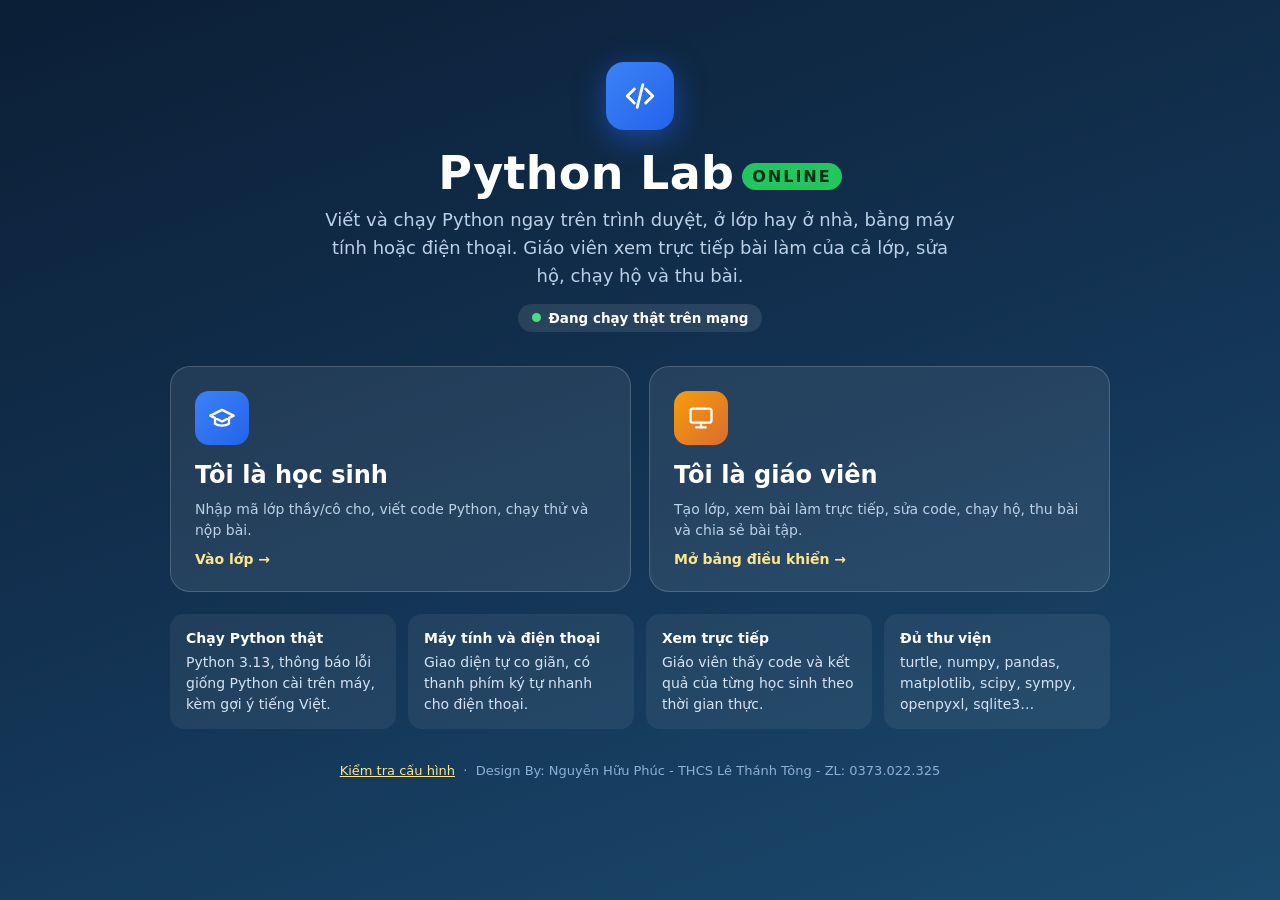
<file: index.html>
<!doctype html>
<html lang="vi">
<head>
<meta charset="utf-8">
<meta name="viewport" content="width=device-width, initial-scale=1, viewport-fit=cover">
<meta name="theme-color" content="#0f2742">
<title>Python Lab Online</title>
<link rel="icon" href="data:image/svg+xml,%3Csvg xmlns='http://www.w3.org/2000/svg' viewBox='0 0 32 32'%3E%3Crect width='32' height='32' rx='8' fill='%232563eb'/%3E%3Cpath d='M10 11l-4 5 4 5M22 11l4 5-4 5M18 9l-4 14' stroke='white' stroke-width='2.4' fill='none' stroke-linecap='round' stroke-linejoin='round'/%3E%3C/svg%3E">
<link rel="stylesheet" href="assets/css/app.css">
<style>
  body { background: linear-gradient(160deg, #0b1f36 0%, #12304f 45%, #1b4a6e 100%); min-height: 100vh; color: #fff; }
  .wrap { max-width: 980px; margin: 0 auto; padding: 36px 20px 30px; }
  .hero { text-align: center; padding: 26px 0 10px; }
  .logo { width: 68px; height: 68px; border-radius: 18px; margin: 0 auto 16px; display: grid; place-items: center; background: linear-gradient(135deg, #3b82f6, #2563eb); box-shadow: 0 8px 30px rgba(37,99,235,.55); }
  .logo .i { width: 34px; height: 34px; }
  h1 { font-size: clamp(30px, 6vw, 46px); margin: 0 0 6px; letter-spacing: .3px; }
  h1 span { font-size: .35em; vertical-align: middle; letter-spacing: .12em; padding: 4px 10px; border-radius: 99px; background: #22c55e; color: #052e16; margin-left: 8px; }
  .lead { color: #bcd0e8; font-size: clamp(15px, 2.6vw, 18px); max-width: 640px; margin: 0 auto; line-height: 1.55; }
  .cards { display: grid; grid-template-columns: 1fr 1fr; gap: 18px; margin: 34px 0 22px; }
  .cardx { display: flex; flex-direction: column; gap: 10px; background: rgba(255,255,255,.08); border: 1px solid rgba(255,255,255,.18); border-radius: 20px; padding: 24px; text-decoration: none; color: #fff; transition: transform .15s, background .15s, border-color .15s; }
  .cardx:hover { transform: translateY(-3px); background: rgba(255,255,255,.14); border-color: rgba(255,255,255,.4); }
  .cardx .ic { width: 54px; height: 54px; border-radius: 14px; display: grid; place-items: center; }
  .cardx .ic .i { width: 28px; height: 28px; }
  .cardx.s .ic { background: linear-gradient(135deg, #3b82f6, #2563eb); } .cardx.t .ic { background: linear-gradient(135deg, #f59e0b, #dc6b2f); }
  .cardx h2 { margin: 6px 0 0; font-size: 24px; } .cardx p { margin: 0; color: #bcd0e8; line-height: 1.5; }
  .cardx .go { margin-top: auto; font-weight: 700; color: #fde68a; }
  .modebox { text-align: center; margin: 4px 0 26px; }
  .mode { display: inline-flex; align-items: center; gap: 8px; padding: 6px 14px; border-radius: 99px; font-weight: 700; font-size: 13.5px; background: rgba(255,255,255,.1); }
  .mode .dot { width: 9px; height: 9px; border-radius: 50%; background: #4ade80; } .mode.demo .dot { background: #fbbf24; }
  .feat { display: grid; grid-template-columns: repeat(auto-fit, minmax(210px, 1fr)); gap: 12px; margin-top: 8px; }
  .feat div { background: rgba(255,255,255,.06); border-radius: 14px; padding: 14px 16px; color: #d5e3f5; font-size: 14px; line-height: 1.5; }
  .feat b { display: block; color: #fff; margin-bottom: 3px; }
  footer { text-align: center; color: #8fb0d6; font-size: 13px; margin-top: 34px; }
  @media (max-width: 640px) { .cards { grid-template-columns: 1fr; } .wrap { padding-top: 18px; } }
</style>
</head>
<body>
<div class="wrap">
  <div class="hero">
    <div class="logo"><svg class="i" viewBox="0 0 24 24"><path d="M8 7l-5 5 5 5M16 7l5 5-5 5M14 4l-4 16"/></svg></div>
    <h1>Python Lab<span>ONLINE</span></h1>
    <p class="lead">Viết và chạy Python ngay trên trình duyệt, ở lớp hay ở nhà, bằng máy tính hoặc điện thoại. Giáo viên xem trực tiếp bài làm của cả lớp, sửa hộ, chạy hộ và thu bài.</p>
  </div>
  <div class="modebox"><span id="mode" class="mode"><span class="dot"></span><span id="modeTxt"></span></span></div>
  <div class="cards">
    <a class="cardx s" href="hocsinh.html" id="goS">
      <div class="ic"><svg class="i" viewBox="0 0 24 24"><path d="M22 10L12 5 2 10l10 5 10-5zM6 12v5c3 2 9 2 12 0v-5"/></svg></div>
      <h2>Tôi là học sinh</h2><p>Nhập mã lớp thầy/cô cho, viết code Python, chạy thử và nộp bài.</p><span class="go">Vào lớp →</span>
    </a>
    <a class="cardx t" href="giaovien.html">
      <div class="ic"><svg class="i" viewBox="0 0 24 24"><rect x="3" y="4" width="18" height="12" rx="2"/><path d="M8 20h8M12 16v4"/></svg></div>
      <h2>Tôi là giáo viên</h2><p>Tạo lớp, xem bài làm trực tiếp, sửa code, chạy hộ, thu bài và chia sẻ bài tập.</p><span class="go">Mở bảng điều khiển →</span>
    </a>
  </div>
  <div class="feat">
    <div><b>Chạy Python thật</b>Python 3.13, thông báo lỗi giống Python cài trên máy, kèm gợi ý tiếng Việt.</div>
    <div><b>Máy tính và điện thoại</b>Giao diện tự co giãn, có thanh phím ký tự nhanh cho điện thoại.</div>
    <div><b>Xem trực tiếp</b>Giáo viên thấy code và kết quả của từng học sinh theo thời gian thực.</div>
    <div><b>Đủ thư viện</b>turtle, numpy, pandas, matplotlib, scipy, sympy, openpyxl, sqlite3…</div>
  </div>
  <footer><a href="kiemtra.html" style="color:#fde68a">Kiểm tra cấu hình</a> &nbsp;·&nbsp; Design By: Nguyễn Hữu Phúc - THCS Lê Thánh Tông - ZL: 0373.022.325</footer>
</div>
<script src="config.js"></script>
<script>
  var online = window.PYLAB_CONFIG && PYLAB_CONFIG.backend === 'firebase';
  var m = document.getElementById('mode');
  m.className = 'mode' + (online ? '' : ' demo');
  document.getElementById('modeTxt').textContent = online ? 'Đang chạy thật trên mạng' : 'Chế độ thử (chỉ trong một trình duyệt)';
  if (location.protocol === 'file:') { document.getElementById('modeTxt').textContent = 'Hãy mở qua địa chỉ web (không bấm đúp file)'; m.className = 'mode demo'; }
  var q = location.search; if (q) document.getElementById('goS').href = 'hocsinh.html' + q;
</script>
</body>
</html>
</file>
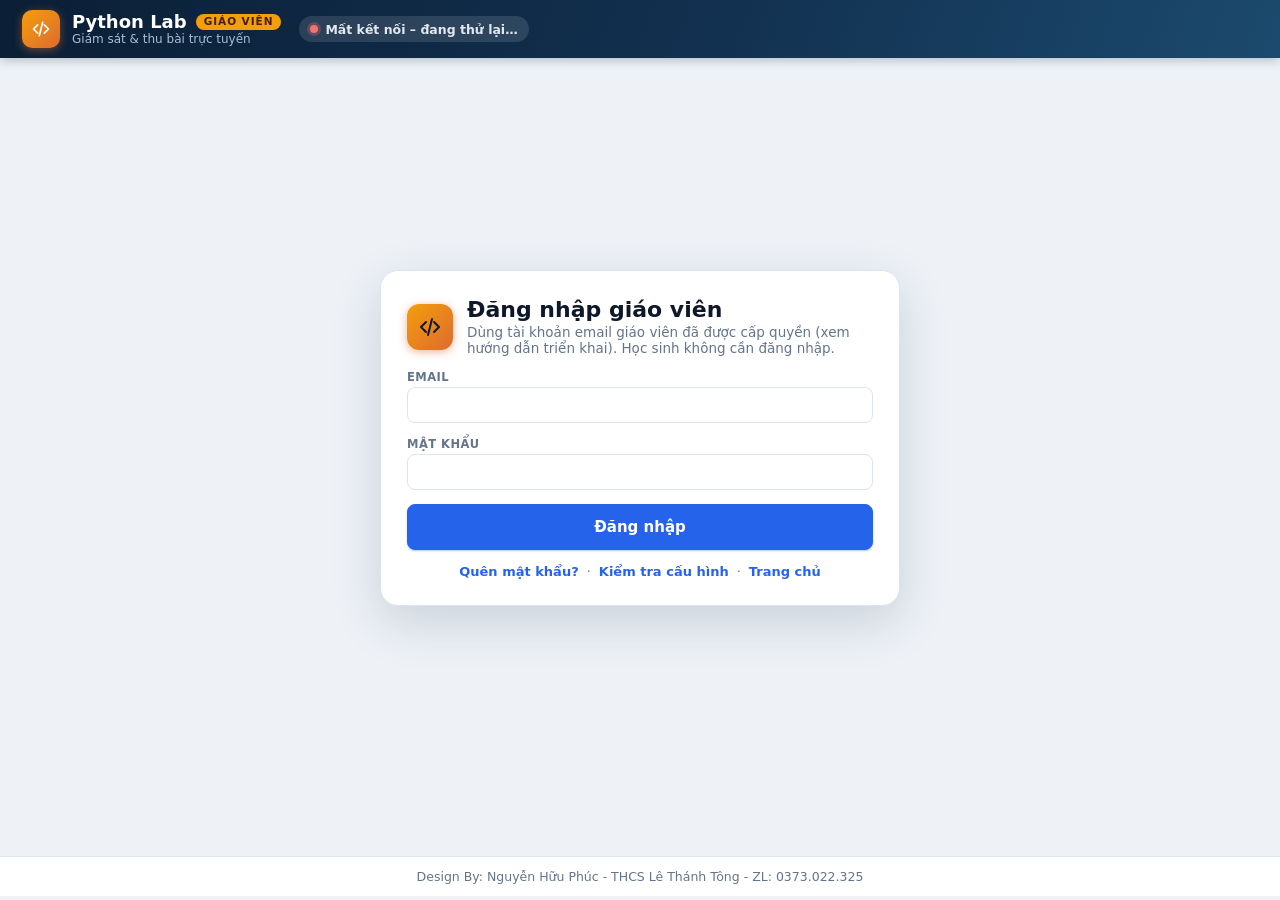
<file: gv/index.html>
<!doctype html>
<html lang="vi"><head><meta charset="utf-8"><meta name="viewport" content="width=device-width, initial-scale=1">
<title>Python Lab - Giáo viên</title>
<meta http-equiv="refresh" content="0; url=../giaovien.html">
<script>location.replace('../giaovien.html' + location.search + location.hash);</script>
</head><body style="font-family:sans-serif;padding:24px"><p>Đang chuyển tới trang Giáo viên… Nếu không tự chuyển, bấm <a href="../giaovien.html">vào đây</a>.</p></body></html>
</file>
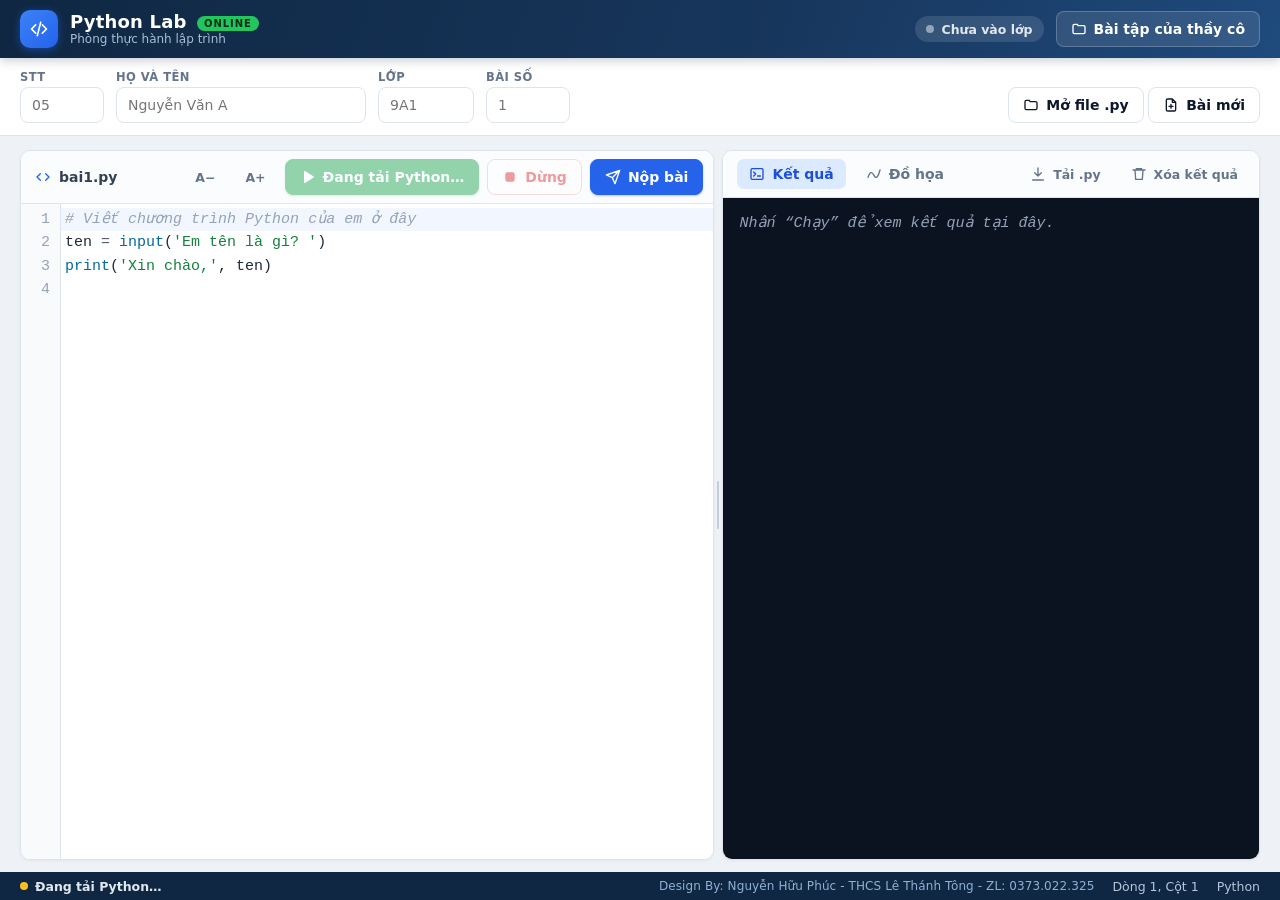
<file: hs/index.html>
<!doctype html>
<html lang="vi"><head><meta charset="utf-8"><meta name="viewport" content="width=device-width, initial-scale=1">
<title>Python Lab - Học sinh</title>
<meta http-equiv="refresh" content="0; url=../hocsinh.html">
<script>location.replace('../hocsinh.html' + location.search + location.hash);</script>
</head><body style="font-family:sans-serif;padding:24px"><p>Đang chuyển tới trang Học sinh… Nếu không tự chuyển, bấm <a href="../hocsinh.html">vào đây</a>.</p></body></html>
</file>
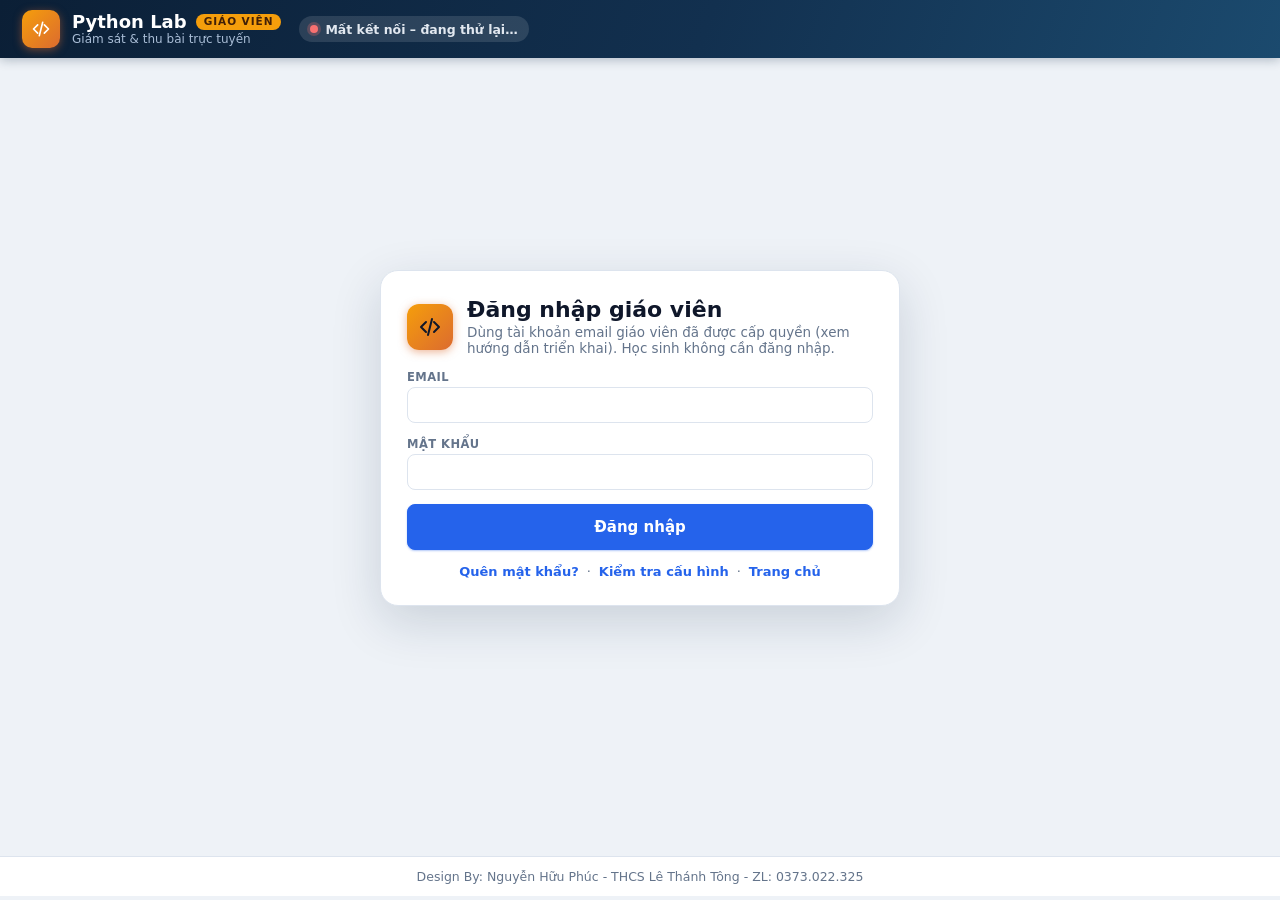
<file: giaovien.html>
<!doctype html>
<html lang="vi">
<head>
<meta charset="utf-8">
<meta name="viewport" content="width=device-width, initial-scale=1, viewport-fit=cover">
<meta name="theme-color" content="#0b1f36">
<title>Python Lab Online - Giáo viên</title>
<link rel="icon" href="data:image/svg+xml,%3Csvg xmlns='http://www.w3.org/2000/svg' viewBox='0 0 32 32'%3E%3Crect width='32' height='32' rx='8' fill='%23dc6b2f'/%3E%3Cpath d='M10 11l-4 5 4 5M22 11l4 5-4 5M18 9l-4 14' stroke='white' stroke-width='2.4' fill='none' stroke-linecap='round' stroke-linejoin='round'/%3E%3C/svg%3E">
<link rel="stylesheet" href="vendor/codemirror/codemirror.css">
<link rel="stylesheet" href="assets/css/app.css">
<link rel="stylesheet" href="assets/css/teacher.css">
<link rel="stylesheet" href="assets/css/mobile.css">
<link rel="stylesheet" href="assets/css/teacher-online.css">
</head>
<body>
<div class="app">
  <header class="topbar">
    <a class="brand" href="index.html" title="Trang chủ">
      <div class="logo"><svg class="i" viewBox="0 0 24 24"><path d="M8 7l-5 5 5 5M16 7l5 5-5 5M14 4l-4 16"/></svg></div>
      <div><div class="b1">Python Lab <span class="role">GIÁO VIÊN</span></div><div class="b2">Giám sát &amp; thu bài trực tuyến</div></div>
    </a>
    <div class="urlbox" id="roomBox" hidden>
      <span class="chip roomchip" title="Mã lớp"><svg class="i" viewBox="0 0 24 24"><path d="M3 21h18M5 21V7l7-4 7 4v14M9 21v-6h6v6"/></svg><b id="roomName">—</b></span>
      <span class="chip linkchip"><span id="stuLink" class="mono"></span><button id="btnCopy" type="button">Sao chép</button><button id="btnQR" type="button">QR</button></span>
    </div>
    <div class="top-right">
      <span id="conn" class="pill"><span class="dot"></span><span id="connTxt">Chưa đăng nhập</span></span>
      <button id="btnAdmin" class="btn light" hidden title="Quản trị: tạo tài khoản giáo viên"><svg class="i" viewBox="0 0 24 24"><path d="M12 22s8-4 8-10V5l-8-3-8 3v7c0 6 8 10 8 10zM9 12l2 2 4-4"/></svg><span class="lbl">Quản trị</span></button>
      <button id="btnRoom" class="btn light" hidden title="Đổi lớp"><svg class="i" viewBox="0 0 24 24"><path d="M17 1l4 4-4 4M3 11V9a4 4 0 0 1 4-4h14M7 23l-4-4 4-4M21 13v2a4 4 0 0 1-4 4H3"/></svg><span class="lbl">Đổi lớp</span></button>
      <button id="btnOut" class="btn light" hidden title="Đăng xuất"><svg class="i" viewBox="0 0 24 24"><path d="M9 21H5a2 2 0 0 1-2-2V5a2 2 0 0 1 2-2h4M16 17l5-5-5-5M21 12H9"/></svg><span class="lbl">Đăng xuất</span></button>
    </div>
  </header>
  <div id="demoBar" class="demobar" hidden>Đang ở <b>chế độ thử</b>: không cần đăng nhập, học sinh chỉ vào được từ các tab của cùng trình duyệt này. Để chạy thật trên mạng, làm theo HUONG_DAN_TRIEN_KHAI.md.</div>

  <!-- ============ Đăng nhập ============ -->
  <section id="loginView" class="gate" hidden>
    <form id="loginForm" class="gatecard" autocomplete="on">
      <div class="gt"><div class="logo big"><svg class="i" viewBox="0 0 24 24"><path d="M8 7l-5 5 5 5M16 7l5 5-5 5M14 4l-4 16"/></svg></div><div><h2>Đăng nhập giáo viên</h2><p id="loginNote">Khu vực dành cho giáo viên. Học sinh không cần đăng nhập.</p></div></div>
      <label class="field"><span>Email</span><input id="lEmail" class="inp" type="email" autocomplete="username" required></label>
      <label class="field"><span>Mật khẩu</span><input id="lPass" class="inp" type="password" autocomplete="current-password" required minlength="6"></label>
      <div id="loginErr" class="joinerr" hidden></div>
      <div class="jactions"><button id="lGo" type="submit" class="btn primary big">Đăng nhập</button><button id="lSignup" type="button" class="btn big" hidden>Tạo tài khoản</button></div>
      <div class="loginlinks"><button type="button" id="lReset" class="linkbtn">Quên mật khẩu?</button><span>·</span><a href="kiemtra.html">Kiểm tra cấu hình</a><span>·</span><a href="index.html">Trang chủ</a></div>
    </form>
  </section>

  <!-- ============ Chọn / tạo lớp ============ -->
  <section id="roomView" class="gate" hidden>
    <form id="roomForm" class="gatecard" autocomplete="off">
      <div class="gt"><div class="logo big"><svg class="i" viewBox="0 0 24 24"><path d="M3 21h18M5 21V7l7-4 7 4v14M9 21v-6h6v6"/></svg></div><div><h2>Chọn lớp</h2><p>Mã lớp là tên ngắn không dấu (ví dụ 9a1-tin) để học sinh gõ khi vào lớp.</p></div></div>
      <label class="field"><span>Mã lớp</span><input id="rCode" class="inp big" maxlength="32" placeholder="ví dụ: 9a1-tin" autocapitalize="off" autocorrect="off" spellcheck="false"></label>
      <label class="field"><span>Tên hiển thị (khi tạo lớp mới)</span><input id="rTitle" class="inp" maxlength="60" placeholder="ví dụ: Lớp 9A1 – Tin học"></label>
      <div id="roomErr" class="joinerr" hidden></div>
      <div class="jactions"><button id="rOpen" type="submit" class="btn primary big">Mở lớp</button><button id="rNew" type="button" class="btn big">Tạo lớp mới</button></div>
      <div id="recent" class="recent" hidden><span>Lớp hiện có (bấm để chọn):</span><div id="recentList"></div></div>
    </form>
  </section>

  <!-- ============ Quản trị giáo viên ============ -->
  <section id="adminView" class="adminwrap" hidden>
    <div class="adminin">
      <div class="panel-head"><div><h2>Quản trị giáo viên</h2><div class="sub">Tạo tài khoản (email + mật khẩu) cho giáo viên khác, gửi email đặt lại mật khẩu, thu hồi quyền.</div></div>
        <button id="adBack" class="btn" type="button">← Quay lại</button></div>
      <form id="adForm" class="box adbox" autocomplete="off">
        <h3>Thêm giáo viên mới</h3>
        <div class="adrow">
          <label class="field"><span>Họ và tên</span><input id="adName" class="inp" maxlength="60" placeholder="Nguyễn Văn B"></label>
          <label class="field"><span>Email</span><input id="adEmail" class="inp" type="email" required placeholder="ten@truong.edu.vn"></label>
          <label class="field"><span>Mật khẩu (từ 6 ký tự)</span><div class="pwrow"><input id="adPass" class="inp mono" type="text" required minlength="6" maxlength="40" autocomplete="new-password"><button id="adGen" class="btn" type="button">Tạo ngẫu nhiên</button></div></label>
        </div>
        <div id="adMsg" hidden></div>
        <div class="adact"><button id="adGo" class="btn primary" type="submit">Tạo tài khoản giáo viên</button></div>
      </form>
      <div class="table-wrap"><table class="tbl"><thead><tr><th>Họ tên</th><th>Email</th><th style="width:130px">Thêm lúc</th><th style="width:300px"></th></tr></thead><tbody id="adBody"></tbody></table>
        <div id="adEmpty" class="empty-big small" hidden><p>Chưa có giáo viên nào được thêm ở đây.</p></div></div>
      <p class="adnote">Bạn (quản trị viên) được cấp quyền từ Firebase nên không nằm trong bảng này. Muốn xóa hẳn một tài khoản: Firebase → Authentication → Users. Muốn thêm một quản trị viên khác: thêm <code>admins/&lt;UID&gt;</code> = <code>true</code> trong Realtime Database.</p>
    </div>
  </section>

  <!-- ============ Bảng điều khiển ============ -->
  <div id="dash" hidden>
  <nav class="tabs">
    <button class="tabbtn active" data-tab="live"><svg class="i" viewBox="0 0 24 24"><rect x="3" y="4" width="18" height="12" rx="2"/><path d="M8 20h8M12 16v4"/></svg><span class="lbl">Giám sát lớp</span> <span id="cntAll" class="badge">0</span></button>
    <button class="tabbtn" data-tab="subs"><svg class="i" viewBox="0 0 24 24"><path d="M22 12h-6l-2 3h-4l-2-3H2M5.5 5h13l3.5 7v6a2 2 0 0 1-2 2H4a2 2 0 0 1-2-2v-6z"/></svg><span class="lbl">Bài đã nộp</span> <span id="cntSubs" class="badge gray">0</span></button>
    <button class="tabbtn" data-tab="share"><svg class="i" viewBox="0 0 24 24"><path d="M3 7a2 2 0 0 1 2-2h4l2 2h8a2 2 0 0 1 2 2v8a2 2 0 0 1-2 2H5a2 2 0 0 1-2-2z"/></svg><span class="lbl">Bài tập chia sẻ</span> <span id="cntShare" class="badge gray">0</span></button>
  </nav>

  <section id="tab-live" class="tabpane active">
    <div class="stats">
      <div class="stat"><b id="sTotal">0</b><span>Đang kết nối</span></div>
      <div class="stat run"><b id="sRun">0</b><span>Đang chạy</span></div>
      <div class="stat err"><b id="sErr">0</b><span>Đang lỗi</span></div>
      <div class="stat ok"><b id="sSub">0</b><span>Đã nộp bài</span></div>
      <div class="stat off"><b id="sOff">0</b><span>Mất kết nối</span></div>
      <div class="grow"></div>
      <div class="toolbar">
        <input id="q" class="inp" placeholder="Tìm theo tên, lớp, STT…">
        <select id="flt" class="inp">
          <option value="">Tất cả trạng thái</option><option value="running">Đang chạy</option><option value="error">Có lỗi</option>
          <option value="typing">Đang gõ</option><option value="submitted">Đã nộp</option><option value="offline">Mất kết nối</option>
        </select>
        <button id="btnNotify" class="btn"><svg class="i" viewBox="0 0 24 24"><path d="M18 8a6 6 0 0 0-12 0c0 7-3 9-3 9h18s-3-2-3-9M13.7 21a2 2 0 0 1-3.4 0"/></svg><span class="lbl">Thông báo cả lớp</span></button>
        <button id="btnSaveAll" class="btn primary"><svg class="i" viewBox="0 0 24 24"><path d="M12 3v12M7 10l5 5 5-5M4 21h16"/></svg><span class="lbl">Tải code cả lớp (.zip)</span></button>
        <button id="btnDelClass" class="btn ghost danger" title="Xóa lớp này cùng học sinh và bài nộp"><svg class="i" viewBox="0 0 24 24"><path d="M3 6h18M8 6V4h8v2M6 6l1 14h10l1-14M10 11v6M14 11v6"/></svg><span class="lbl">Xóa lớp</span></button>
        <button id="btnClearOff" class="btn ghost" title="Xóa các học sinh đã mất kết nối khỏi danh sách"><svg class="i" viewBox="0 0 24 24"><path d="M3 6h18M8 6V4h8v2M6 6l1 14h10l1-14"/></svg><span class="lbl">Dọn học sinh offline</span></button>
      </div>
    </div>
    <div id="grid" class="grid"></div>
    <div id="emptyLive" class="empty-big">
      <svg class="i" viewBox="0 0 24 24" style="width:54px;height:54px;stroke-width:1.4"><rect x="3" y="4" width="18" height="12" rx="2"/><path d="M8 20h8M12 16v4"/></svg>
      <h3>Chưa có học sinh nào vào lớp</h3>
      <p>Gửi cho học sinh đường dẫn hoặc mã QR ở góc trên (hoặc đọc mã lớp), học sinh mở bằng máy tính hay điện thoại.</p>
    </div>
  </section>

  <section id="tab-subs" class="tabpane">
    <div class="panel-head">
      <div><h2>Bài học sinh đã nộp</h2><div class="sub">Mỗi lần nộp được lưu riêng; bảng chỉ hiện bản mới nhất, các bản cũ nằm trong thư mục <code>_ban_cu</code> của file .zip.</div></div>
      <div class="row">
        <button id="btnZipSubs" class="btn primary"><svg class="i" viewBox="0 0 24 24"><path d="M12 3v12M7 10l5 5 5-5M4 21h16"/></svg>Tải tất cả (.zip)</button>
      </div>
    </div>
    <div class="table-wrap"><table class="tbl"><thead><tr><th>Tên file (STT_Họ tên_Bài số)</th><th style="width:70px">Số bản</th><th style="width:150px">Nộp lúc</th><th style="width:210px"></th></tr></thead><tbody id="subsBody"></tbody></table>
    <div id="subsEmpty" class="empty-big small" hidden><p>Chưa có bài nào được nộp.</p></div></div>
  </section>

  <section id="tab-share" class="tabpane">
    <div class="panel-head">
      <div><h2>Bài tập chia sẻ cho học sinh</h2><div class="sub">Học sinh bấm nút “Bài tập của thầy cô” để tải các file này. Mỗi file tối đa <b id="maxKB">700 KB</b>.</div></div>
    </div>
    <div id="drop" class="drop"><svg class="i" viewBox="0 0 24 24" style="width:30px;height:30px"><path d="M12 15V3M7 8l5-5 5 5M4 21h16"/></svg>
      <div><b>Kéo thả file vào đây</b> hoặc <label class="link">chọn file<input id="upInput" type="file" multiple hidden></label> để chia sẻ cho học sinh</div></div>
    <div class="table-wrap"><table class="tbl"><thead><tr><th>Tên file</th><th style="width:110px">Dung lượng</th><th style="width:150px">Thêm lúc</th><th style="width:150px"></th></tr></thead><tbody id="shareBody"></tbody></table>
    <div id="shareEmpty" class="empty-big small" hidden><p>Chưa có file nào được chia sẻ.</p></div></div>
  </section>
  </div>
</div>

<!-- ================== CỬA SỔ CHI TIẾT HỌC SINH ================== -->
<div id="modal" class="modal" hidden>
  <div class="dlg">
    <div class="dlg-head">
      <div class="who"><span id="mMay" class="may">00</span><div><div id="mName" class="nm"></div><div id="mSub" class="sb"></div></div></div>
      <span id="mStatus" class="st"></span>
      <div class="grow"></div>
      <label class="switch" title="Khóa máy học sinh và cho phép giáo viên sửa code trực tiếp"><input id="mEdit" type="checkbox"><span class="slider"></span><b>Sửa code học sinh</b></label>
      <button id="mRun" class="btn run" title="Chạy code này trên máy học sinh để cả hai cùng xem (Ctrl+Enter)"><svg class="i" viewBox="0 0 24 24" style="fill:currentColor"><path d="M7 4l13 8-13 8z"/></svg><span>Chạy</span></button>
      <button id="mStop" class="btn stop" title="Dừng chương trình đang chạy trên máy học sinh"><svg class="i" viewBox="0 0 24 24" style="fill:currentColor"><rect x="6" y="6" width="12" height="12" rx="2"/></svg><span class="lbl">Dừng</span></button>
      <button id="mOpen" class="btn" title="Mở file Python (.py) từ máy giáo viên vào khung code của học sinh này"><svg class="i" viewBox="0 0 24 24"><path d="M3 7a2 2 0 0 1 2-2h4l2 2h8a2 2 0 0 1 2 2v8a2 2 0 0 1-2 2H5a2 2 0 0 1-2-2z"/></svg><span class="lbl">Mở file .py</span></button>
      <input id="mFile" type="file" accept=".py,.txt,text/x-python,text/plain" hidden>
      <button id="mSave" class="btn" title="Tải code của học sinh này về máy (.py)"><svg class="i" viewBox="0 0 24 24"><path d="M12 3v12M7 10l5 5 5-5M4 21h16"/></svg><span class="lbl">Tải bài này</span></button>
      <button id="mNotify" class="btn"><svg class="i" viewBox="0 0 24 24"><path d="M21 15a2 2 0 0 1-2 2H7l-4 4V5a2 2 0 0 1 2-2h14a2 2 0 0 1 2 2z"/></svg><span class="lbl">Nhắn học sinh</span></button>
      <button id="mClose" class="btn ghost" title="Đóng (Esc)"><svg class="i" viewBox="0 0 24 24"><path d="M18 6L6 18M6 6l12 12"/></svg></button>
    </div>
    <div id="mBanner" class="banner" hidden>Chế độ sửa: máy học sinh đang bị khóa, mọi thay đổi của thầy cô hiện ngay trên màn hình của em.</div>
    <div class="dlg-body">
      <div class="dpane"><div class="dp-h">Code</div><div class="dp-b"><textarea id="mCode"></textarea></div></div>
      <div class="dpane"><div class="dp-h">Kết quả học sinh chạy</div><div id="mOut" class="console"></div>
        <div id="mInRow" class="inrow" hidden><span>Học sinh đang chờ nhập dữ liệu — thầy cô có thể gõ thay:</span><input id="mIn" class="inp" autocomplete="off" placeholder="Gõ rồi nhấn Enter"></div></div>
    </div>
  </div>
</div>

<!-- xem bài nộp -->
<div id="viewDlg" class="modal" hidden>
  <div class="dlg small">
    <div class="dlg-head"><div><div id="vTitle" class="nm"></div><div id="vSub" class="sb"></div></div><div class="grow"></div>
      <select id="vVer" class="inp" style="width:auto;max-width:220px"></select>
      <button id="vDown" class="btn"><svg class="i" viewBox="0 0 24 24"><path d="M12 3v12M7 10l5 5 5-5M4 21h16"/></svg><span class="lbl">Tải .py</span></button>
      <button id="vClose" class="btn ghost"><svg class="i" viewBox="0 0 24 24"><path d="M18 6L6 18M6 6l12 12"/></svg></button></div>
    <div class="dlg-body one"><div class="dpane"><div class="dp-b"><textarea id="vCode"></textarea></div></div></div>
  </div>
</div>

<!-- mã QR -->
<div id="qrDlg" class="modal" hidden>
  <div class="qrcard"><h3>Mã QR vào lớp</h3><div id="qrBox"></div><div id="qrUrl" class="mono"></div><p>Học sinh quét bằng camera điện thoại để vào lớp.</p><button id="qrClose" class="btn">Đóng</button></div>
</div>

<footer class="credit-bar">Design By: Nguyễn Hữu Phúc - THCS Lê Thánh Tông - ZL: 0373.022.325</footer>
<div id="toasts"></div>

<script src="config.js"></script>
<script src="vendor/codemirror/codemirror.js"></script>
<script src="vendor/codemirror/python.js"></script>
<script src="vendor/codemirror/closebrackets.js"></script>
<script src="vendor/codemirror/matchbrackets.js"></script>
<script src="vendor/codemirror/active-line.js"></script>
<script src="vendor/codemirror/comment.js"></script>
<script src="vendor/qrcode.js"></script>
<script>if (window.PYLAB_CONFIG && PYLAB_CONFIG.backend === 'firebase') { ['app', 'auth', 'database'].forEach(function (n) { document.write('<script src="vendor/firebase/firebase-' + n + '-compat.js"><\/script>'); }); }</script>
<script src="assets/js/util.js"></script>
<script src="assets/js/db-local.js"></script>
<script src="assets/js/db-firebase.js"></script>
<script src="assets/js/hub.js"></script>
<script src="assets/js/teacher.js"></script>
</body>
</html>
</file>
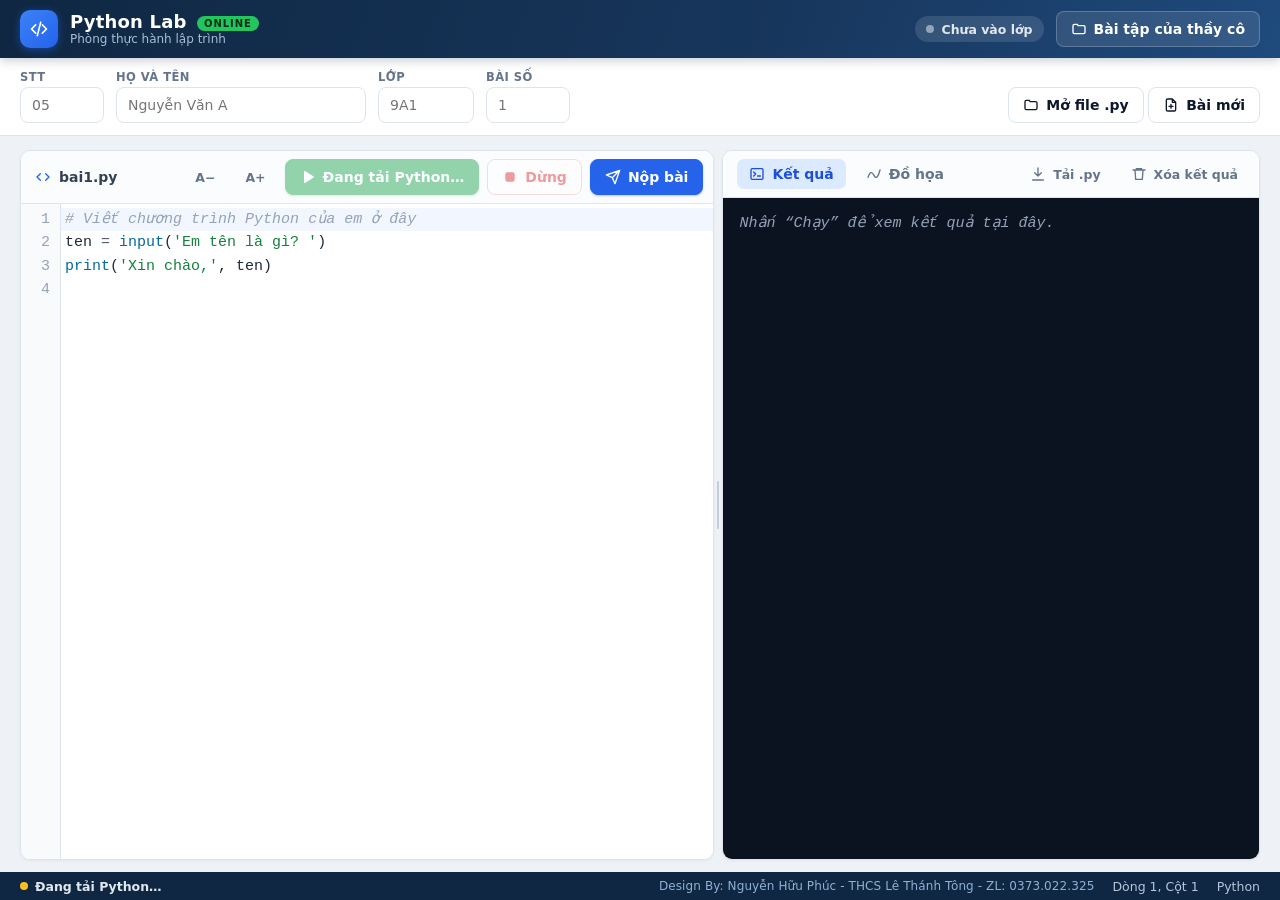
<file: hocsinh.html>
<!doctype html>
<html lang="vi">
<head>
<meta charset="utf-8">
<meta name="viewport" content="width=device-width, initial-scale=1, viewport-fit=cover">
<meta name="theme-color" content="#0f2742">
<title>Python Lab Online - Học sinh</title>
<link rel="icon" href="data:image/svg+xml,%3Csvg xmlns='http://www.w3.org/2000/svg' viewBox='0 0 32 32'%3E%3Crect width='32' height='32' rx='8' fill='%232563eb'/%3E%3Cpath d='M10 11l-4 5 4 5M22 11l4 5-4 5M18 9l-4 14' stroke='white' stroke-width='2.4' fill='none' stroke-linecap='round' stroke-linejoin='round'/%3E%3C/svg%3E">
<link rel="stylesheet" href="vendor/codemirror/codemirror.css">
<link rel="stylesheet" href="assets/css/app.css">
<link rel="stylesheet" href="assets/css/student.css">
<link rel="stylesheet" href="assets/css/mobile.css">
</head>
<body>
<div class="app">
  <header class="topbar">
    <a class="brand" href="index.html" title="Trang chủ">
      <div class="logo"><svg class="i" viewBox="0 0 24 24"><path d="M8 7l-5 5 5 5M16 7l5 5-5 5M14 4l-4 16"/></svg></div>
      <div><div class="b1">Python Lab <span class="online-tag">ONLINE</span></div><div class="b2">Phòng thực hành lập trình</div></div>
    </a>
    <div class="top-right">
      <button id="btnJoin" class="pill pillbtn" title="Vào lớp / đổi lớp"><span class="dot"></span><span id="connTxt">Chưa vào lớp</span></button>
      <button id="btnFiles" class="btn light"><svg class="i" viewBox="0 0 24 24"><path d="M3 7a2 2 0 0 1 2-2h4l2 2h8a2 2 0 0 1 2 2v8a2 2 0 0 1-2 2H5a2 2 0 0 1-2-2z"/></svg><span class="lbl">Bài tập của thầy cô</span> <span id="fileBadge" class="badge" hidden>0</span></button>
    </div>
  </header>
  <div id="demoBar" class="demobar" hidden>Đang ở <b>chế độ thử</b>: chỉ trao đổi được giữa các tab trong cùng một trình duyệt. Để chạy thật trên mạng, hãy làm theo HUONG_DAN_TRIEN_KHAI.md.</div>

  <section class="infobar">
    <label class="field w-may"><span>STT</span><input id="fMay" class="inp" maxlength="6" inputmode="numeric" placeholder="05" autocomplete="off"></label>
    <label class="field w-name"><span>Họ và tên</span><input id="fName" class="inp" maxlength="40" placeholder="Nguyễn Văn A" autocomplete="name"></label>
    <label class="field w-lop"><span>Lớp</span><input id="fLop" class="inp" maxlength="10" placeholder="9A1" autocomplete="off"></label>
    <label class="field w-bai"><span>Bài số</span><input id="fBai" class="inp" maxlength="6" placeholder="1" autocomplete="off"></label>
    <div class="spacer"></div>
    <div class="info-actions">
      <button id="btnOpen" class="btn" title="Mở một file Python (.py) có sẵn trong máy này vào khung soạn thảo"><svg class="i" viewBox="0 0 24 24"><path d="M3 7a2 2 0 0 1 2-2h4l2 2h8a2 2 0 0 1 2 2v8a2 2 0 0 1-2 2H5a2 2 0 0 1-2-2z"/></svg><span class="lbl">Mở file .py</span></button>
      <input id="fileOpen" type="file" accept=".py,.txt,text/x-python,text/plain" hidden>
      <button id="btnNew" class="btn" title="Xóa trang, bắt đầu bài mới"><svg class="i" viewBox="0 0 24 24"><path d="M14 3H7a2 2 0 0 0-2 2v14a2 2 0 0 0 2 2h10a2 2 0 0 0 2-2V8zM14 3v5h5M12 11v6M9 14h6"/></svg><span class="lbl">Bài mới</span></button>
    </div>
  </section>

  <div class="mobseg" id="mobSeg">
    <button id="segCode" class="active"><svg class="i" viewBox="0 0 24 24"><path d="M8 7l-5 5 5 5M16 7l5 5-5 5"/></svg>Soạn code</button>
    <button id="segOut"><svg class="i" viewBox="0 0 24 24"><rect x="3" y="4" width="18" height="16" rx="2"/><path d="M7 9l3 3-3 3M13 15h4"/></svg>Kết quả <span id="segDot" class="gdot2" hidden></span></button>
  </div>

  <main class="work" id="work" data-view="code">
    <section class="pane pane-code">
      <div class="pane-head">
        <div class="tab"><svg class="i" viewBox="0 0 24 24"><path d="M8 7l-5 5 5 5M16 7l5 5-5 5"/></svg><span id="fileName">bai1.py</span></div>
        <div class="grow"></div>
        <button id="fsDown" class="btn ghost small hide-m" title="Chữ nhỏ lại">A−</button>
        <button id="fsUp" class="btn ghost small hide-m" title="Chữ to lên">A+</button>
        <button id="btnRun" class="btn run" disabled title="Chạy chương trình (Ctrl+Enter hoặc F5)"><svg class="i" viewBox="0 0 24 24" style="fill:currentColor"><path d="M7 4l13 8-13 8z"/></svg><span id="runTxt">Đang tải Python…</span></button>
        <button id="btnStop" class="btn stop" disabled title="Dừng chương trình"><svg class="i" viewBox="0 0 24 24" style="fill:currentColor"><rect x="6" y="6" width="12" height="12" rx="2"/></svg><span class="lbl">Dừng</span></button>
        <button id="btnSubmit" class="btn primary" title="Gửi bài cho giáo viên"><svg class="i" viewBox="0 0 24 24"><path d="M22 2L11 13M22 2l-7 20-4-9-9-4z"/></svg><span class="lbl">Nộp bài</span></button>
      </div>
      <div id="lockBanner" class="banner" hidden><svg class="i" viewBox="0 0 24 24"><rect x="4" y="11" width="16" height="10" rx="2"/><path d="M8 11V7a4 4 0 0 1 8 0v4"/></svg>Giáo viên đang chỉnh sửa bài của em — vui lòng chờ trong giây lát…</div>
      <div class="editor-wrap"><textarea id="code"></textarea></div>
      <div id="qk" class="qk" aria-label="Phím ký tự nhanh">
        <button data-k="tab">Tab</button><button data-k=":">:</button><button data-k="(">(</button><button data-k=")">)</button>
        <button data-k="[">[</button><button data-k="]">]</button><button data-k="{">{</button><button data-k="}">}</button>
        <button data-k='"'>"</button><button data-k="'">'</button><button data-k="=">=</button><button data-k="#">#</button>
        <button data-k="_">_</button><button data-k="+">+</button><button data-k="-">-</button><button data-k="*">*</button>
        <button data-k="/">/</button><button data-k="%">%</button><button data-k="&lt;">&lt;</button><button data-k="&gt;">&gt;</button>
        <button data-k=",">,</button><button data-k=".">.</button><button data-k="\">\</button><button data-k="undo">↶</button>
      </div>
    </section>

    <div id="splitter" class="splitter" title="Kéo để đổi kích thước"></div>

    <section class="pane pane-out">
      <div class="pane-head">
        <button id="tabOut" class="ptab active"><svg class="i" viewBox="0 0 24 24"><rect x="3" y="4" width="18" height="16" rx="2"/><path d="M7 9l3 3-3 3M13 15h4"/></svg>Kết quả</button>
        <button id="tabGfx" class="ptab"><svg class="i" viewBox="0 0 24 24"><path d="M3 17c3-9 6-9 9-3s6 3 9-8"/></svg>Đồ họa<span id="gfxDot" class="gdot" hidden></span></button>
        <div class="grow"></div>
        <button id="btnDownload" class="btn ghost small" title="Tải bài về máy (.py)"><svg class="i" viewBox="0 0 24 24"><path d="M12 3v12M7 10l5 5 5-5M4 21h16"/></svg><span class="lbl">Tải .py</span></button>
        <button id="btnClear" class="btn ghost small" title="Xóa nhanh phần kết quả"><svg class="i" viewBox="0 0 24 24"><path d="M3 6h18M8 6V4h8v2M6 6l1 14h10l1-14"/></svg><span class="lbl">Xóa kết quả</span></button>
      </div>
      <div id="console" class="console" tabindex="0"><span class="cons-seg-m">Nhấn “Chạy” để xem kết quả tại đây.</span></div>
      <div id="gfxWrap" class="gfx-wrap" hidden><canvas id="gfx"></canvas><canvas id="gfxTop"></canvas><div id="gfxImgs" class="gfx-imgs" hidden></div></div>
      <div id="hint" class="hint" hidden></div>
    </section>
  </main>

  <footer class="statusbar">
    <span id="stState" class="st-state"><span class="dot"></span><span id="stTxt">Đang tải Python…</span></span>
    <span id="stSub" class="st-sub"></span>
    <div class="grow"></div>
    <span class="credit">Design By: Nguyễn Hữu Phúc - THCS Lê Thánh Tông - ZL: 0373.022.325</span>
    <span id="stPos">Dòng 1, Cột 1</span>
    <span id="stVer">Python</span>
  </footer>
</div>

<!-- Hộp thoại vào lớp -->
<div id="joinDlg" class="dlgwrap" hidden>
  <form class="joincard" id="joinForm" autocomplete="off">
    <div class="jt"><div class="logo big"><svg class="i" viewBox="0 0 24 24"><path d="M8 7l-5 5 5 5M16 7l5 5-5 5M14 4l-4 16"/></svg></div><div><h2>Vào lớp học</h2><p>Chọn lớp của em trong danh sách để thầy/cô xem bài và nhận bài nộp của em.</p></div></div>
    <label class="field"><span>Chọn lớp của em</span>
      <select id="jClass" class="inp big" disabled><option value="">Đang tải danh sách lớp…</option></select></label>
    <div class="joinalt"><button type="button" id="jManual" class="linkbtn">Không thấy lớp của em? Nhập mã lớp</button>
      <input id="jRoom" class="inp" maxlength="32" placeholder="mã lớp thầy/cô cho" autocapitalize="off" autocorrect="off" spellcheck="false" hidden></div>
    <div class="row2">
      <label class="field"><span>Họ và tên</span><input id="jName" class="inp" maxlength="40" placeholder="Nguyễn Văn A"></label>
      <label class="field sm"><span>STT</span><input id="jMay" class="inp" maxlength="6" inputmode="numeric" placeholder="05"></label>
      <label class="field sm"><span>Lớp</span><input id="jLop" class="inp" maxlength="10" placeholder="9A1"></label>
    </div>
    <div id="joinErr" class="joinerr" hidden></div>
    <div class="jactions">
      <button type="submit" id="jGo" class="btn primary big">Vào lớp</button>
      <button type="button" id="jSolo" class="btn big">Luyện tập một mình</button>
    </div>
    <p class="jnote">Luyện tập một mình: em vẫn viết và chạy Python bình thường, nhưng thầy/cô không xem được và em chưa nộp bài được.</p>
  </form>
</div>

<aside id="filesPanel" class="drawer" hidden>
  <div class="drawer-head"><b>Bài tập của thầy cô</b><button id="filesClose" class="btn ghost small">Đóng</button></div>
  <div id="filesList" class="drawer-body"></div>
  <div class="drawer-foot">Bấm vào tên file để tải về máy.</div>
</aside>
<div id="toasts"></div>

<script src="config.js"></script>
<script src="vendor/codemirror/codemirror.js"></script>
<script src="vendor/codemirror/python.js"></script>
<script src="vendor/codemirror/closebrackets.js"></script>
<script src="vendor/codemirror/matchbrackets.js"></script>
<script src="vendor/codemirror/active-line.js"></script>
<script src="vendor/codemirror/comment.js"></script>
<script>if (window.PYLAB_CONFIG && PYLAB_CONFIG.backend === 'firebase') { ['app', 'auth', 'database'].forEach(function (n) { document.write('<script src="vendor/firebase/firebase-' + n + '-compat.js"><\/script>'); }); }</script>
<script src="assets/js/util.js"></script>
<script src="assets/js/db-local.js"></script>
<script src="assets/js/db-firebase.js"></script>
<script src="assets/js/hub.js"></script>
<script src="assets/js/student.js"></script>
</body>
</html>
</file>
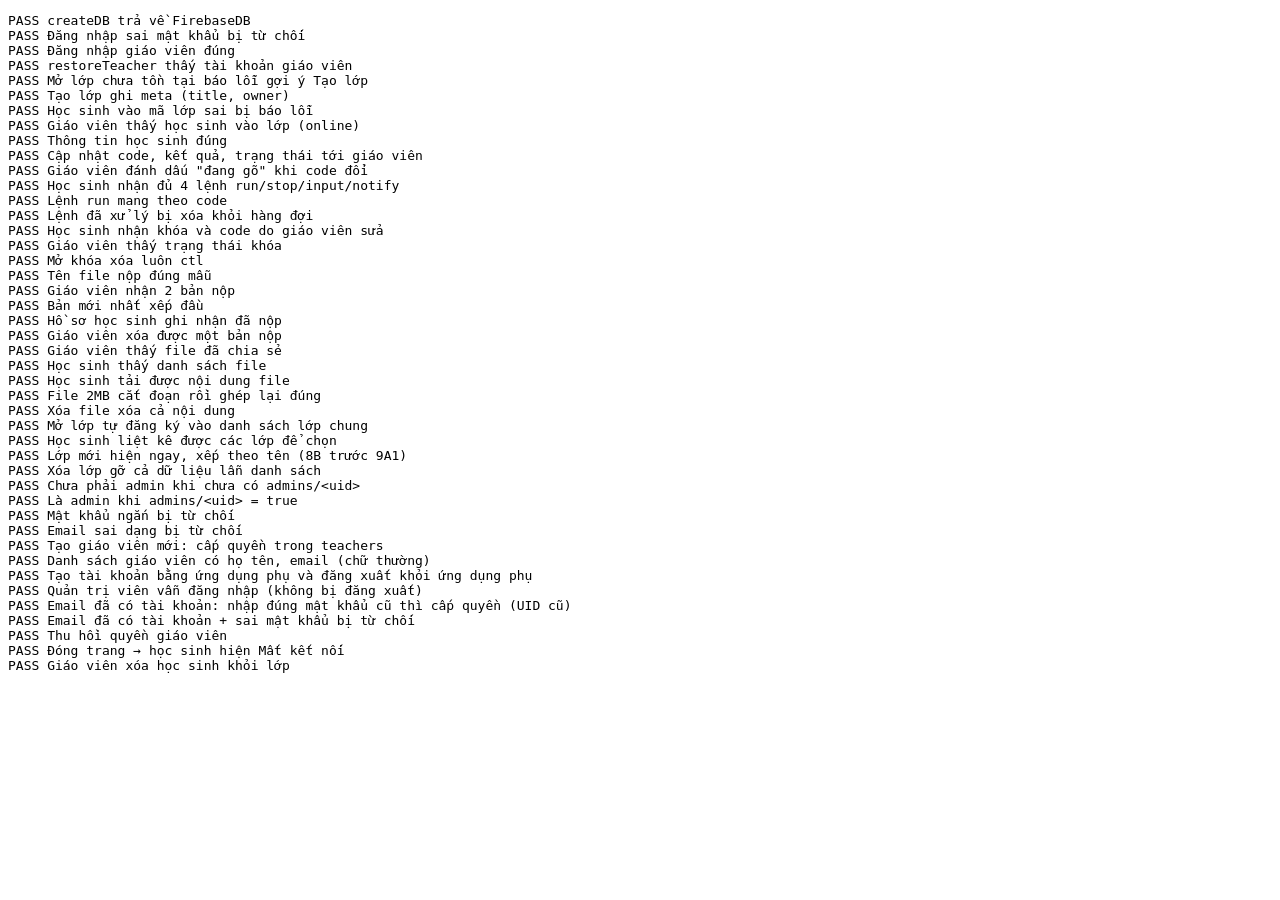
<file: kiem_thu/fbmock.html>
<!doctype html>
<html lang="vi"><head><meta charset="utf-8"><title>Kiểm thử lớp FirebaseDB bằng SDK giả lập</title></head>
<body><pre id="log">đang chạy…</pre>
<!-- Trang này nạp lớp FirebaseDB THẬT của dự án nhưng thay SDK Firebase bằng bản giả lập (dựng trên LocalDB),
     để kiểm tra các lời gọi API (ref, set, update, push, on, off, onDisconnect, auth…) và toàn bộ logic Hub. -->
<script>window.PYLAB_CONFIG = { backend: 'firebase', firebase: { apiKey: 'test', databaseURL: 'https://test.firebaseio.com' }, maxFileKB: 700 };</script>
<script src="../assets/js/util.js"></script>
<script src="../assets/js/db-local.js"></script>
<script>
  /* ----- SDK Firebase giả lập ----- */
  (function () {
    localStorage.removeItem('pylab_mock_db'); const L = new LocalDB({ key: 'pylab_mock_db', channel: 'pylab-mock-db' });
    const snap = (v, k) => ({ val: () => (v === undefined ? null : v), key: k });
    function ref(path) {
      const key = path.split('/').pop();
      const r = {
        key,
        get: async () => snap(await L.get(path), key),
        set: (v) => { if (v === undefined) throw new Error('set(undefined)'); return L.set(path, v); },
        update: (o) => { for (const k in o) if (o[k] === undefined) throw new Error('update: undefined tại ' + k); return L.update(path, o); },
        remove: () => L.remove(path),
        push() { const k = 'p' + Date.now().toString(36) + Math.random().toString(36).slice(2, 6); const c = ref(path + '/' + k); return c; },
        on(ev, cb) {
          if (path === '.info/connected') { setTimeout(() => cb(snap(true, 'connected')), 0); return cb; }
          const off = L.on(path, ev, (v, k) => cb(snap(v, k)));
          (ref._h = ref._h || []).push({ ev, cb, off }); window.__handlers = (window.__handlers || 0) + 1; return cb;
        },
        off(ev, h) { /* hủy đăng ký */ window.__handlers = (window.__handlers || 1) - 1; },
        onDisconnect: () => ({ set: (v) => L.onDisconnectSet(path, v) }),
      };
      return r;
    }
    const mkAuth = () => { let user = null; return {
      onAuthStateChanged(cb) { setTimeout(() => cb(user), 0); return () => {}; },
      signInAnonymously: async () => { user = { uid: 'S' + Math.random().toString(36).slice(2, 7), isAnonymous: true }; return { user }; },
      signInWithEmailAndPassword: async (e, p) => { if (p !== 'ok') { const x = new Error('wrong'); x.code = 'auth/wrong-password'; throw x; } user = { uid: 'TEACHER1', isAnonymous: false }; return { user }; },
      signOut: async () => { user = null; },
      get currentUser() { return user; },
    }; };
    const accounts = { 'cu@truong.vn': { pw: 'matcu1', uid: 'OLDUID' } };
    const secAuth = { _u: null,
      async createUserWithEmailAndPassword(e, p) { if (accounts[e]) { const x = new Error('exists'); x.code = 'auth/email-already-in-use'; throw x; } accounts[e] = { pw: p, uid: 'NEW' + Object.keys(accounts).length }; this._u = { uid: accounts[e].uid }; return { user: this._u }; },
      async signInWithEmailAndPassword(e, p) { if (!accounts[e] || accounts[e].pw !== p) { const x = new Error('wrong'); x.code = 'auth/wrong-password'; throw x; } this._u = { uid: accounts[e].uid }; return { user: this._u }; },
      async signOut() { this._u = null; window.__secSignOut = (window.__secSignOut || 0) + 1; } };
    window.firebase = {
      apps: [], __named: {},
      initializeApp(c, name) { this.apps.push(c); if (name) { this.__named[name] = { options: c, auth: () => secAuth }; return this.__named[name]; } },
      app(name) { if (!name) return { options: this.apps[0] || {}, auth: () => window.firebase.auth() }; if (!this.__named[name]) throw new Error('no app ' + name); return this.__named[name]; },
      auth: () => window.firebase.__auth || (window.firebase.__auth = mkAuth()),
      database: Object.assign(() => ({ ref }), { ServerValue: { TIMESTAMP: 1700000000000 } }),
    };
  })();
</script>
<script src="../assets/js/db-firebase.js"></script>
<script src="../assets/js/hub.js"></script>
<script>
(async () => {
  const checks = [];
  const ok = (n, c, x) => checks.push([n, !!c, c ? '' : String(x)]);
  const wait = (ms) => new Promise((r) => setTimeout(r, ms));
  async function until(f, t = 3000) { const t0 = Date.now(); while (Date.now() - t0 < t) { if (f()) return true; await wait(30); } return false; }
  try {
    const dbT = Hub.createDB(), dbS = Hub.createDB();
    ok('createDB trả về FirebaseDB', dbT.kind === 'firebase');
    // mỗi "người dùng" có một đối tượng auth riêng
    const tAuth = { _u: null, onAuthStateChanged(cb) { setTimeout(() => cb(this._u), 0); return () => {}; }, signInWithEmailAndPassword: async function (e, p) { if (p !== 'ok') { const x = new Error('wrong'); x.code = 'auth/wrong-password'; throw x; } this._u = { uid: 'TEACHER1', isAnonymous: false }; return { user: this._u }; }, signOut: async function () { this._u = null; }, get currentUser() { return this._u; } };
    const sAuth = { _u: null, onAuthStateChanged(cb) { setTimeout(() => cb(this._u), 0); return () => {}; }, signInAnonymously: async function () { this._u = { uid: 'STU' + Math.random().toString(36).slice(2, 6), isAnonymous: true }; return { user: this._u }; }, get currentUser() { return this._u; } };
    dbT.auth = tAuth; dbS.auth = sAuth;

    let bad = null; try { await dbT.signInTeacher('a@b.c', 'sai'); } catch (e) { bad = e; }
    ok('Đăng nhập sai mật khẩu bị từ chối', bad && /wrong/.test(bad.code));
    ok('Đăng nhập giáo viên đúng', (await dbT.signInTeacher('a@b.c', 'ok')) === 'TEACHER1');
    ok('restoreTeacher thấy tài khoản giáo viên', (await dbT.restoreTeacher()) === 'TEACHER1');

    /* giáo viên tạo lớp, lắng nghe */
    const T = new Hub.TeacherConn(dbT, 'lop1');
    let errOpen = null; try { await new Hub.TeacherConn(dbT, 'chuaco').open({}); } catch (e) { errOpen = e; }
    ok('Mở lớp chưa tồn tại báo lỗi gợi ý Tạo lớp', errOpen && /Tạo lớp/.test(errOpen.message));
    const meta = await T.open({ create: true, title: 'Lớp 9A1' });
    ok('Tạo lớp ghi meta (title, owner)', meta.title === 'Lớp 9A1' && meta.owner === 'TEACHER1', JSON.stringify(meta));
    const seen = {}; T.onStudents((id, s) => { if (s) seen[id] = s; else delete seen[id]; });
    let subs = []; T.onSubs((l) => { subs = l; });
    let tfiles = []; T.onFiles((l) => { tfiles = l; });

    /* học sinh vào lớp */
    const S = new Hub.StudentConn(dbS, 'lop1');
    let err2 = null; try { await new Hub.StudentConn(dbS, 'sai-ma').join({ name: 'x' }); } catch (e) { err2 = e; }
    ok('Học sinh vào mã lớp sai bị báo lỗi', err2 && /chưa tồn tại/.test(err2.message));
    await S.join({ may: '05', name: 'Nguyễn Văn An', lop: '9A1', bai: '3', code: 'print(1)', segs: '[]', status: 'idle', errLine: 0, waiting: false });
    ok('Giáo viên thấy học sinh vào lớp (online)', await until(() => seen[S.uid] && seen[S.uid].online === true), JSON.stringify(seen));
    ok('Thông tin học sinh đúng', seen[S.uid] && seen[S.uid].name === 'Nguyễn Văn An' && seen[S.uid].may === '05' && seen[S.uid].code === 'print(1)');

    /* trạng thái trực tiếp */
    await S.setState({ code: 'print(2)', segs: JSON.stringify([{ k: 'o', s: '2\n' }]), status: 'done' });
    ok('Cập nhật code, kết quả, trạng thái tới giáo viên', await until(() => seen[S.uid].code === 'print(2)' && seen[S.uid].segs[0].s === '2\n' && seen[S.uid].status === 'done'), JSON.stringify(seen[S.uid]));
    ok('Giáo viên đánh dấu "đang gõ" khi code đổi', seen[S.uid].last_code > 0);

    /* lệnh giáo viên → học sinh */
    const got = []; S.onCmd((c) => got.push(c));
    await T.cmd(S.uid, { t: 'run', code: 'print(9)' }); await T.cmd(S.uid, { t: 'stop' }); await T.cmd(S.uid, { t: 'input', text: 'abc' }); await T.notifyMany([S.uid], 'Chú ý');
    ok('Học sinh nhận đủ 4 lệnh run/stop/input/notify', await until(() => got.length === 4), JSON.stringify(got));
    ok('Lệnh run mang theo code', got[0] && got[0].t === 'run' && got[0].code === 'print(9)');
    await wait(100);
    ok('Lệnh đã xử lý bị xóa khỏi hàng đợi', (await dbT.get('rooms/lop1/cmd/' + S.uid)) === null);

    /* khóa + sửa code */
    let ctl = {}; S.onCtl((c) => { ctl = c; });
    await T.setLock(S.uid, true); await T.setEdit(S.uid, 'print("thầy sửa")');
    ok('Học sinh nhận khóa và code do giáo viên sửa', await until(() => ctl.locked === true && ctl.edit && ctl.edit.code === 'print("thầy sửa")'), JSON.stringify(ctl));
    ok('Giáo viên thấy trạng thái khóa', await until(() => seen[S.uid].locked === true));
    await T.setLock(S.uid, false);
    ok('Mở khóa xóa luôn ctl', await until(() => !ctl.locked && !ctl.edit), JSON.stringify(ctl));

    /* nộp bài (2 lần) */
    const r1 = await S.submit({ may: '05', name: 'Nguyễn Văn An', lop: '9A1', bai: '3', code: 'print("lần 1")' });
    await wait(10);
    const r2 = await S.submit({ may: '05', name: 'Nguyễn Văn An', lop: '9A1', bai: '3', code: 'print("lần 2")' });
    ok('Tên file nộp đúng mẫu', r1.file === '05_Nguyễn_Văn_An_Bai3.py', r1.file);
    ok('Giáo viên nhận 2 bản nộp', await until(() => subs.length === 2), JSON.stringify(subs));
    ok('Bản mới nhất xếp đầu', subs[0] && subs[0].code.includes('lần 2') || subs[0].ts >= subs[1].ts);
    ok('Hồ sơ học sinh ghi nhận đã nộp', await until(() => seen[S.uid].submit_file === r1.file && seen[S.uid].submitted_at > 0));
    await T.deleteSub(S.uid, subs[1].key);
    ok('Giáo viên xóa được một bản nộp', await until(() => subs.length === 1));

    /* chia sẻ file */
    let sfiles = []; S.onFiles((l) => { sfiles = l; });
    const id = await T.addFile(new File(['print("de")'], 'De bai.py'));
    ok('Giáo viên thấy file đã chia sẻ', await until(() => tfiles.length === 1 && tfiles[0].name === 'De bai.py'));
    ok('Học sinh thấy danh sách file', await until(() => sfiles.length === 1 && sfiles[0].name === 'De bai.py'));
    ok('Học sinh tải được nội dung file', (await (await S.fileBlob({ id, chunks: 1 })).text()) === 'print("de")');
    const big = new Uint8Array(2 * 1024 * 1024 + 5).map((_, i) => i % 251);
    const bid = await T.addFile(new File([big], 'lon.bin'));
    const back = new Uint8Array(await (await S.fileBlob({ id: bid, chunks: 3 })).arrayBuffer());
    ok('File 2MB cắt đoạn rồi ghép lại đúng', back.length === big.length && back[1000000] === big[1000000] && back[back.length - 1] === big[big.length - 1]);
    await T.delFile(id); await T.delFile(bid);
    ok('Xóa file xóa cả nội dung', await until(() => sfiles.length === 0) && (await dbS.get('rooms/lop1/filedata/' + id)) === null && (await dbS.get('rooms/lop1/filedata/' + bid + '/c0')) === null);

    /* thư mục lớp (học sinh chọn lớp) */
    ok('Mở lớp tự đăng ký vào danh sách lớp chung', (await dbT.get('classes/lop1')) && (await dbT.get('classes/lop1')).title === 'Lớp 9A1');
    const cls = await Hub.listClasses(dbS);
    ok('Học sinh liệt kê được các lớp để chọn', cls.length === 1 && cls[0].room === 'lop1' && cls[0].title === 'Lớp 9A1', JSON.stringify(cls));
    await new Hub.TeacherConn(dbT, 'lop2').open({ create: true, title: 'Lớp 8B' });
    const cls2 = await Hub.listClasses(dbS);
    ok('Lớp mới hiện ngay, xếp theo tên (8B trước 9A1)', cls2.map((c) => c.room).join() === 'lop2,lop1', JSON.stringify(cls2));
    await Hub.deleteClass(dbT, 'lop2');
    ok('Xóa lớp gỡ cả dữ liệu lẫn danh sách', (await dbS.get('classes/lop2')) === null && (await dbT.get('rooms/lop2')) === null);

    /* quản trị: tạo tài khoản giáo viên */
    const AD = new Hub.AdminConn(dbT);
    ok('Chưa phải admin khi chưa có admins/<uid>', (await AD.isAdmin()) === false);
    await dbT.set('admins/TEACHER1', true);
    ok('Là admin khi admins/<uid> = true', (await AD.isAdmin()) === true);
    let tl = []; AD.onTeachers((l) => { tl = l; });
    let eShort = null; try { await AD.addTeacher({ email: 'moi@truong.vn', name: 'B', password: '123' }); } catch (e) { eShort = e; }
    ok('Mật khẩu ngắn bị từ chối', eShort && /6 ký tự/.test(eShort.message));
    let eMail = null; try { await AD.addTeacher({ email: 'khong-hop-le', name: 'B', password: '123456' }); } catch (e) { eMail = e; }
    ok('Email sai dạng bị từ chối', eMail && /Email/.test(eMail.message));
    const nu = await AD.addTeacher({ email: 'Moi@Truong.vn', name: 'Nguyễn Văn B', password: 'abc12345' });
    ok('Tạo giáo viên mới: cấp quyền trong teachers', (await dbT.get('teachers/' + nu)) === true, nu);
    ok('Danh sách giáo viên có họ tên, email (chữ thường)', await until(() => tl.length === 1 && tl[0].email === 'moi@truong.vn' && tl[0].name === 'Nguyễn Văn B' && tl[0].by === 'TEACHER1'), JSON.stringify(tl));
    ok('Tạo tài khoản bằng ứng dụng phụ và đăng xuất khỏi ứng dụng phụ', window.__secSignOut >= 1);
    ok('Quản trị viên vẫn đăng nhập (không bị đăng xuất)', dbT.currentUid() === 'TEACHER1');
    const old = await AD.addTeacher({ email: 'cu@truong.vn', name: 'Cũ', password: 'matcu1' });
    ok('Email đã có tài khoản: nhập đúng mật khẩu cũ thì cấp quyền (UID cũ)', old === 'OLDUID' && (await dbT.get('teachers/OLDUID')) === true);
    let eWrong = null; try { await AD.addTeacher({ email: 'cu@truong.vn', name: 'Cũ', password: 'saimatkhau' }); } catch (e) { eWrong = e; }
    ok('Email đã có tài khoản + sai mật khẩu bị từ chối', eWrong && /wrong/.test(eWrong.code || eWrong.message));
    await AD.revoke(nu);
    ok('Thu hồi quyền giáo viên', (await dbT.get('teachers/' + nu)) === null && (await until(() => tl.length === 1)), JSON.stringify(tl));
    AD.close();

    /* mất kết nối (đóng trang) */
    window.dispatchEvent(new Event('pagehide'));
    ok('Đóng trang → học sinh hiện Mất kết nối', await until(() => seen[S.uid].online === false), JSON.stringify(seen[S.uid]));
    await T.removeStudent(S.uid);
    ok('Giáo viên xóa học sinh khỏi lớp', await until(() => !seen[S.uid]));
    S.leave(); T.close();
  } catch (e) { ok('Ngoại lệ không mong đợi', false, e && (e.stack || e.message || e)); }
  window.__checks = checks; window.__done = true;
  document.getElementById('log').textContent = checks.map((c) => (c[1] ? 'PASS ' : 'FAIL ') + c[0] + (c[2] ? '  -> ' + c[2] : '')).join('\n');
})();
</script>
</body></html>
</file>
<file: assets/css/app.css>
:root {
  --navy: #0f2742; --navy2: #17365c;
  --bg: #eef2f7; --panel: #ffffff; --line: #dde4ee; --line2: #eef2f7;
  --text: #0f172a; --muted: #64748b;
  --blue: #2563eb; --blue-d: #1d4ed8; --blue-l: #dbeafe;
  --green: #16a34a; --green-d: #15803d; --green-l: #dcfce7;
  --red: #dc2626; --red-d: #b91c1c; --red-l: #fee2e2;
  --amber: #d97706; --amber-l: #fef3c7;
  --cons: #0b1220; --cons-text: #e2e8f0;
  --mono: "Cascadia Code", "Cascadia Mono", Consolas, "Courier New", monospace;
  --sans: "Segoe UI", system-ui, -apple-system, Roboto, Arial, sans-serif;
  --r: 10px;
}
* { box-sizing: border-box; }
html, body { height: 100%; margin: 0; }
body { font-family: var(--sans); font-size: 14px; color: var(--text); background: var(--bg); -webkit-font-smoothing: antialiased; }
button, input, select, textarea { font-family: inherit; font-size: inherit; color: inherit; }
[hidden] { display: none !important; }
svg.i { width: 16px; height: 16px; fill: none; stroke: currentColor; stroke-width: 2; stroke-linecap: round; stroke-linejoin: round; flex: none; }

/* ---- nút ---- */
.btn { display: inline-flex; align-items: center; gap: 7px; height: 36px; padding: 0 14px; border: 1px solid var(--line); background: #fff; color: var(--text);
  border-radius: 8px; cursor: pointer; font-weight: 600; white-space: nowrap; transition: background .12s, border-color .12s, box-shadow .12s, transform .05s; }
.btn:hover:not(:disabled) { background: #f6f8fb; border-color: #c5d0e0; }
.btn:active:not(:disabled) { transform: translateY(1px); }
.btn:disabled { opacity: .45; cursor: not-allowed; }
.btn.primary { background: var(--blue); border-color: var(--blue); color: #fff; box-shadow: 0 1px 2px rgba(37,99,235,.35); }
.btn.primary:hover:not(:disabled) { background: var(--blue-d); border-color: var(--blue-d); }
.btn.run { background: var(--green); border-color: var(--green); color: #fff; box-shadow: 0 1px 2px rgba(22,163,74,.35); }
.btn.run:hover:not(:disabled) { background: var(--green-d); border-color: var(--green-d); }
.btn.stop { background: #fff; border-color: #f0b4b4; color: var(--red); }
.btn.stop:hover:not(:disabled) { background: var(--red-l); border-color: var(--red); }
.btn.danger { color: var(--red); }
.btn.danger:hover:not(:disabled) { background: var(--red-l); border-color: #f0b4b4; }
.btn.ghost { background: transparent; border-color: transparent; color: var(--muted); }
.btn.ghost:hover:not(:disabled) { background: rgba(100,116,139,.12); border-color: transparent; }
.btn.small { height: 28px; padding: 0 10px; font-size: 12.5px; }
.btn.light { background: rgba(255,255,255,.1); border-color: rgba(255,255,255,.22); color: #fff; }
.btn.light:hover:not(:disabled) { background: rgba(255,255,255,.2); border-color: rgba(255,255,255,.35); }

/* ---- ô nhập ---- */
.field { display: flex; flex-direction: column; gap: 3px; }
.field > span { font-size: 11.5px; font-weight: 700; color: var(--muted); text-transform: uppercase; letter-spacing: .04em; }
.inp { height: 36px; padding: 0 11px; border: 1px solid var(--line); border-radius: 8px; background: #fff; outline: none; transition: border-color .12s, box-shadow .12s; }
.inp:focus { border-color: var(--blue); box-shadow: 0 0 0 3px rgba(37,99,235,.15); }
.inp.bad { border-color: var(--red); box-shadow: 0 0 0 3px rgba(220,38,38,.14); }

/* ---- pill, badge ---- */
.pill { display: inline-flex; align-items: center; gap: 7px; height: 26px; padding: 0 11px; border-radius: 99px; font-size: 12.5px; font-weight: 600; background: rgba(255,255,255,.12); color: #e2e8f0; }
.pill .dot { width: 8px; height: 8px; border-radius: 50%; background: #94a3b8; }
.pill.ok .dot { background: #4ade80; box-shadow: 0 0 0 3px rgba(74,222,128,.25); }
.pill.bad .dot { background: #f87171; box-shadow: 0 0 0 3px rgba(248,113,113,.25); }
.badge { min-width: 20px; height: 20px; padding: 0 6px; border-radius: 10px; background: var(--blue); color: #fff; font-size: 11.5px; font-weight: 700; display: inline-flex; align-items: center; justify-content: center; }

/* ---- toast ---- */
#toasts { position: fixed; right: 18px; bottom: 44px; display: flex; flex-direction: column; gap: 8px; z-index: 9999; pointer-events: none; }
.toast { max-width: 380px; padding: 11px 16px; border-radius: 10px; background: #0f172a; color: #fff; box-shadow: 0 10px 28px rgba(15,23,42,.3); font-weight: 600;
  animation: tin .22s ease-out; border-left: 4px solid var(--blue); }
.toast.ok { border-left-color: #4ade80; } .toast.err { border-left-color: #f87171; } .toast.warn { border-left-color: #fbbf24; }
@keyframes tin { from { transform: translateY(10px); opacity: 0; } to { transform: none; opacity: 1; } }

/* ---- CodeMirror giao diện sáng ---- */
.CodeMirror { height: 100%; font-family: var(--mono); font-size: var(--code-fs, 15px); line-height: 1.55; color: #1e293b; background: #fff; }
.CodeMirror-gutters { background: #f8fafc; border-right: 1px solid var(--line); }
.CodeMirror-linenumber { color: #94a3b8; padding: 0 10px 0 8px; }
.CodeMirror-activeline-background { background: #f1f6ff; }
.CodeMirror-cursor { border-left: 2px solid var(--blue); }
.CodeMirror-selected { background: #cfe0ff !important; }
.CodeMirror-focused .CodeMirror-selected { background: #bcd3ff !important; }
.cm-s-default .cm-keyword { color: #7c3aed; font-weight: 600; }
.cm-s-default .cm-builtin { color: #0369a1; }
.cm-s-default .cm-string, .cm-s-default .cm-string-2 { color: #15803d; }
.cm-s-default .cm-number { color: #b45309; }
.cm-s-default .cm-comment { color: #94a3b8; font-style: italic; }
.cm-s-default .cm-def { color: #1d4ed8; font-weight: 600; }
.cm-s-default .cm-variable-2, .cm-s-default .cm-variable-3 { color: #0f766e; }
.cm-s-default .cm-operator { color: #475569; }
.cm-s-default .cm-meta { color: #be185d; }
.CodeMirror-matchingbracket { background: #fde68a; color: inherit !important; border-radius: 2px; }
.cm-errline { background: #fee2e2 !important; }
.cm-errgutter { color: var(--red); font-weight: 800; }

/* ---- bảng console (dùng chung HS + GV) ---- */
.cons-seg-o { color: var(--cons-text); } .cons-seg-e { color: #fca5a5; } .cons-seg-i { color: #7dd3fc; } .cons-seg-m { color: #94a3b8; font-style: italic; }
</file>
<file: vendor/codemirror/codemirror.css>
/* BASICS */

.CodeMirror {
  /* Set height, width, borders, and global font properties here */
  font-family: monospace;
  height: 300px;
  color: black;
  direction: ltr;
}

/* PADDING */

.CodeMirror-lines {
  padding: 4px 0; /* Vertical padding around content */
}
.CodeMirror pre.CodeMirror-line,
.CodeMirror pre.CodeMirror-line-like {
  padding: 0 4px; /* Horizontal padding of content */
}

.CodeMirror-scrollbar-filler, .CodeMirror-gutter-filler {
  background-color: white; /* The little square between H and V scrollbars */
}

/* GUTTER */

.CodeMirror-gutters {
  border-right: 1px solid #ddd;
  background-color: #f7f7f7;
  white-space: nowrap;
}
.CodeMirror-linenumbers {}
.CodeMirror-linenumber {
  padding: 0 3px 0 5px;
  min-width: 20px;
  text-align: right;
  color: #999;
  white-space: nowrap;
}

.CodeMirror-guttermarker { color: black; }
.CodeMirror-guttermarker-subtle { color: #999; }

/* CURSOR */

.CodeMirror-cursor {
  border-left: 1px solid black;
  border-right: none;
  width: 0;
}
/* Shown when moving in bi-directional text */
.CodeMirror div.CodeMirror-secondarycursor {
  border-left: 1px solid silver;
}
.cm-fat-cursor .CodeMirror-cursor {
  width: auto;
  border: 0 !important;
  background: #7e7;
}
.cm-fat-cursor div.CodeMirror-cursors {
  z-index: 1;
}
.cm-fat-cursor .CodeMirror-line::selection,
.cm-fat-cursor .CodeMirror-line > span::selection, 
.cm-fat-cursor .CodeMirror-line > span > span::selection { background: transparent; }
.cm-fat-cursor .CodeMirror-line::-moz-selection,
.cm-fat-cursor .CodeMirror-line > span::-moz-selection,
.cm-fat-cursor .CodeMirror-line > span > span::-moz-selection { background: transparent; }
.cm-fat-cursor { caret-color: transparent; }
@-moz-keyframes blink {
  0% {}
  50% { background-color: transparent; }
  100% {}
}
@-webkit-keyframes blink {
  0% {}
  50% { background-color: transparent; }
  100% {}
}
@keyframes blink {
  0% {}
  50% { background-color: transparent; }
  100% {}
}

/* Can style cursor different in overwrite (non-insert) mode */
.CodeMirror-overwrite .CodeMirror-cursor {}

.cm-tab { display: inline-block; text-decoration: inherit; }

.CodeMirror-rulers {
  position: absolute;
  left: 0; right: 0; top: -50px; bottom: 0;
  overflow: hidden;
}
.CodeMirror-ruler {
  border-left: 1px solid #ccc;
  top: 0; bottom: 0;
  position: absolute;
}

/* DEFAULT THEME */

.cm-s-default .cm-header {color: blue;}
.cm-s-default .cm-quote {color: #090;}
.cm-negative {color: #d44;}
.cm-positive {color: #292;}
.cm-header, .cm-strong {font-weight: bold;}
.cm-em {font-style: italic;}
.cm-link {text-decoration: underline;}
.cm-strikethrough {text-decoration: line-through;}

.cm-s-default .cm-keyword {color: #708;}
.cm-s-default .cm-atom {color: #219;}
.cm-s-default .cm-number {color: #164;}
.cm-s-default .cm-def {color: #00f;}
.cm-s-default .cm-variable,
.cm-s-default .cm-punctuation,
.cm-s-default .cm-property,
.cm-s-default .cm-operator {}
.cm-s-default .cm-variable-2 {color: #05a;}
.cm-s-default .cm-variable-3, .cm-s-default .cm-type {color: #085;}
.cm-s-default .cm-comment {color: #a50;}
.cm-s-default .cm-string {color: #a11;}
.cm-s-default .cm-string-2 {color: #f50;}
.cm-s-default .cm-meta {color: #555;}
.cm-s-default .cm-qualifier {color: #555;}
.cm-s-default .cm-builtin {color: #30a;}
.cm-s-default .cm-bracket {color: #997;}
.cm-s-default .cm-tag {color: #170;}
.cm-s-default .cm-attribute {color: #00c;}
.cm-s-default .cm-hr {color: #999;}
.cm-s-default .cm-link {color: #00c;}

.cm-s-default .cm-error {color: #f00;}
.cm-invalidchar {color: #f00;}

.CodeMirror-composing { border-bottom: 2px solid; }

/* Default styles for common addons */

div.CodeMirror span.CodeMirror-matchingbracket {color: #0b0;}
div.CodeMirror span.CodeMirror-nonmatchingbracket {color: #a22;}
.CodeMirror-matchingtag { background: rgba(255, 150, 0, .3); }
.CodeMirror-activeline-background {background: #e8f2ff;}

/* STOP */

/* The rest of this file contains styles related to the mechanics of
   the editor. You probably shouldn't touch them. */

.CodeMirror {
  position: relative;
  overflow: hidden;
  background: white;
}

.CodeMirror-scroll {
  overflow: scroll !important; /* Things will break if this is overridden */
  /* 50px is the magic margin used to hide the element's real scrollbars */
  /* See overflow: hidden in .CodeMirror */
  margin-bottom: -50px; margin-right: -50px;
  padding-bottom: 50px;
  height: 100%;
  outline: none; /* Prevent dragging from highlighting the element */
  position: relative;
  z-index: 0;
}
.CodeMirror-sizer {
  position: relative;
  border-right: 50px solid transparent;
}

/* The fake, visible scrollbars. Used to force redraw during scrolling
   before actual scrolling happens, thus preventing shaking and
   flickering artifacts. */
.CodeMirror-vscrollbar, .CodeMirror-hscrollbar, .CodeMirror-scrollbar-filler, .CodeMirror-gutter-filler {
  position: absolute;
  z-index: 6;
  display: none;
  outline: none;
}
.CodeMirror-vscrollbar {
  right: 0; top: 0;
  overflow-x: hidden;
  overflow-y: scroll;
}
.CodeMirror-hscrollbar {
  bottom: 0; left: 0;
  overflow-y: hidden;
  overflow-x: scroll;
}
.CodeMirror-scrollbar-filler {
  right: 0; bottom: 0;
}
.CodeMirror-gutter-filler {
  left: 0; bottom: 0;
}

.CodeMirror-gutters {
  position: absolute; left: 0; top: 0;
  min-height: 100%;
  z-index: 3;
}
.CodeMirror-gutter {
  white-space: normal;
  height: 100%;
  display: inline-block;
  vertical-align: top;
  margin-bottom: -50px;
}
.CodeMirror-gutter-wrapper {
  position: absolute;
  z-index: 4;
  background: none !important;
  border: none !important;
}
.CodeMirror-gutter-background {
  position: absolute;
  top: 0; bottom: 0;
  z-index: 4;
}
.CodeMirror-gutter-elt {
  position: absolute;
  cursor: default;
  z-index: 4;
}
.CodeMirror-gutter-wrapper ::selection { background-color: transparent }
.CodeMirror-gutter-wrapper ::-moz-selection { background-color: transparent }

.CodeMirror-lines {
  cursor: text;
  min-height: 1px; /* prevents collapsing before first draw */
}
.CodeMirror pre.CodeMirror-line,
.CodeMirror pre.CodeMirror-line-like {
  /* Reset some styles that the rest of the page might have set */
  -moz-border-radius: 0; -webkit-border-radius: 0; border-radius: 0;
  border-width: 0;
  background: transparent;
  font-family: inherit;
  font-size: inherit;
  margin: 0;
  white-space: pre;
  word-wrap: normal;
  line-height: inherit;
  color: inherit;
  z-index: 2;
  position: relative;
  overflow: visible;
  -webkit-tap-highlight-color: transparent;
  -webkit-font-variant-ligatures: contextual;
  font-variant-ligatures: contextual;
}
.CodeMirror-wrap pre.CodeMirror-line,
.CodeMirror-wrap pre.CodeMirror-line-like {
  word-wrap: break-word;
  white-space: pre-wrap;
  word-break: normal;
}

.CodeMirror-linebackground {
  position: absolute;
  left: 0; right: 0; top: 0; bottom: 0;
  z-index: 0;
}

.CodeMirror-linewidget {
  position: relative;
  z-index: 2;
  padding: 0.1px; /* Force widget margins to stay inside of the container */
}

.CodeMirror-widget {}

.CodeMirror-rtl pre { direction: rtl; }

.CodeMirror-code {
  outline: none;
}

/* Force content-box sizing for the elements where we expect it */
.CodeMirror-scroll,
.CodeMirror-sizer,
.CodeMirror-gutter,
.CodeMirror-gutters,
.CodeMirror-linenumber {
  -moz-box-sizing: content-box;
  box-sizing: content-box;
}

.CodeMirror-measure {
  position: absolute;
  width: 100%;
  height: 0;
  overflow: hidden;
  visibility: hidden;
}

.CodeMirror-cursor {
  position: absolute;
  pointer-events: none;
}
.CodeMirror-measure pre { position: static; }

div.CodeMirror-cursors {
  visibility: hidden;
  position: relative;
  z-index: 3;
}
div.CodeMirror-dragcursors {
  visibility: visible;
}

.CodeMirror-focused div.CodeMirror-cursors {
  visibility: visible;
}

.CodeMirror-selected { background: #d9d9d9; }
.CodeMirror-focused .CodeMirror-selected { background: #d7d4f0; }
.CodeMirror-crosshair { cursor: crosshair; }
.CodeMirror-line::selection, .CodeMirror-line > span::selection, .CodeMirror-line > span > span::selection { background: #d7d4f0; }
.CodeMirror-line::-moz-selection, .CodeMirror-line > span::-moz-selection, .CodeMirror-line > span > span::-moz-selection { background: #d7d4f0; }

.cm-searching {
  background-color: #ffa;
  background-color: rgba(255, 255, 0, .4);
}

/* Used to force a border model for a node */
.cm-force-border { padding-right: .1px; }

@media print {
  /* Hide the cursor when printing */
  .CodeMirror div.CodeMirror-cursors {
    visibility: hidden;
  }
}

/* See issue #2901 */
.cm-tab-wrap-hack:after { content: ''; }

/* Help users use markselection to safely style text background */
span.CodeMirror-selectedtext { background: none; }
</file>
<file: assets/css/teacher.css>
.app { min-height: calc(100vh - 44px); display: flex; flex-direction: column; }
.topbar { display: flex; align-items: center; gap: 18px; padding: 10px 22px; color: #fff; position: sticky; top: 0; z-index: 20;
  background: linear-gradient(110deg, #0b1f36, #12304f 55%, #1b4a6e); box-shadow: 0 2px 10px rgba(15,39,66,.28); }
.brand { display: flex; align-items: center; gap: 12px; }
.logo { width: 38px; height: 38px; border-radius: 10px; display: grid; place-items: center; background: linear-gradient(135deg, #f59e0b, #dc6b2f); box-shadow: 0 2px 8px rgba(220,107,47,.5); }
.logo .i { width: 20px; height: 20px; }
.b1 { font-size: 18px; font-weight: 800; line-height: 1.1; display: flex; align-items: center; gap: 9px; }
.role { font-size: 10.5px; letter-spacing: .09em; padding: 2px 8px; border-radius: 99px; background: #f59e0b; color: #422006; }
.b2 { font-size: 12px; color: #a9bdd6; }
.urlbox { flex: 1; display: flex; align-items: center; justify-content: center; gap: 10px; min-width: 0; flex-wrap: wrap; }
.url-lbl { color: #a9bdd6; font-size: 12.5px; }
.urlchip { display: inline-flex; align-items: center; gap: 8px; height: 32px; padding: 0 6px 0 13px; border-radius: 99px; background: rgba(255,255,255,.12); border: 1px solid rgba(255,255,255,.22);
  font-family: var(--mono); font-weight: 700; font-size: 14px; color: #fde68a; margin-left: 6px; }
.urlchip button { height: 22px; border: 0; border-radius: 99px; padding: 0 10px; background: rgba(255,255,255,.18); color: #fff; font-weight: 600; font-size: 11.5px; cursor: pointer; }
.urlchip button:hover { background: rgba(255,255,255,.3); }
.top-right { display: flex; align-items: center; gap: 12px; }

.tabs { display: flex; gap: 4px; padding: 0 22px; background: #fff; border-bottom: 1px solid var(--line); position: sticky; top: 58px; z-index: 19; }
.tabbtn { display: inline-flex; align-items: center; gap: 8px; height: 46px; padding: 0 16px; border: 0; background: none; color: var(--muted); font-weight: 700; cursor: pointer; border-bottom: 3px solid transparent; margin-bottom: -1px; }
.tabbtn:hover { color: var(--text); }
.tabbtn.active { color: var(--blue); border-bottom-color: var(--blue); }
.badge.gray { background: #94a3b8; }
.tabpane { display: none; padding: 18px 22px 30px; }
.tabpane.active { display: block; }

.fwbar { display: flex; align-items: center; gap: 12px; padding: 10px 22px; background: var(--amber-l); color: #92400e; border-bottom: 1px solid #fcd34d; }
.fwbar .i { width: 20px; height: 20px; } .fwbar span { flex: 1; }
#btnFw.ok { border-color: rgba(74,222,128,.55); color: #bbf7d0; } #btnFw.warn { border-color: rgba(251,191,36,.7); color: #fde68a; }
.credit-bar { margin-top: auto; padding: 12px 22px; text-align: center; color: #64748b; font-size: 12.5px; border-top: 1px solid var(--line); background: #fff; }

/* thống kê + công cụ */
.stats { display: flex; align-items: stretch; gap: 12px; flex-wrap: wrap; margin-bottom: 16px; }
.stat { min-width: 112px; padding: 10px 16px; border-radius: var(--r); background: #fff; border: 1px solid var(--line); display: flex; flex-direction: column; box-shadow: 0 1px 2px rgba(15,23,42,.04); border-left: 4px solid var(--blue); }
.stat b { font-size: 24px; line-height: 1.15; } .stat span { color: var(--muted); font-size: 12.5px; font-weight: 600; }
.stat.run { border-left-color: #3b82f6; } .stat.err { border-left-color: var(--red); } .stat.ok { border-left-color: var(--green); } .stat.off { border-left-color: #94a3b8; }
.grow { flex: 1; }
.toolbar { display: flex; align-items: center; gap: 10px; flex-wrap: wrap; }
.toolbar .inp { width: 220px; } .toolbar select.inp { width: 170px; }

/* thẻ học sinh */
.grid { display: grid; grid-template-columns: repeat(auto-fill, minmax(330px, 1fr)); gap: 14px; }
.card { background: #fff; border: 1px solid var(--line); border-radius: 12px; overflow: hidden; cursor: pointer; box-shadow: 0 1px 3px rgba(15,23,42,.05); display: flex; flex-direction: column; transition: box-shadow .15s, transform .15s, border-color .15s; }
.card:hover { box-shadow: 0 8px 24px rgba(15,23,42,.12); transform: translateY(-2px); border-color: #b9c8de; }
.card.error { border-color: #f4b0b0; box-shadow: 0 0 0 2px rgba(220,38,38,.1); }
.card.offline { opacity: .6; }
.card-h { display: flex; align-items: center; gap: 10px; padding: 10px 12px; border-bottom: 1px solid var(--line2); }
.may { min-width: 38px; height: 34px; padding: 0 8px; border-radius: 8px; background: var(--navy); color: #fff; font-weight: 800; display: grid; place-items: center; font-size: 15px; }
.who { display: flex; align-items: center; gap: 12px; }
.card-h .nm { font-weight: 700; line-height: 1.2; } .nm { font-weight: 700; font-size: 16px; }
.card-h .sb, .sb { color: var(--muted); font-size: 12.5px; }
.card-h .inf { flex: 1; min-width: 0; } .card-h .inf > div { white-space: nowrap; overflow: hidden; text-overflow: ellipsis; }
.st { display: inline-flex; align-items: center; gap: 6px; height: 24px; padding: 0 10px; border-radius: 99px; font-size: 12px; font-weight: 700; background: #e2e8f0; color: #475569; white-space: nowrap; }
.st::before { content: ""; width: 7px; height: 7px; border-radius: 50%; background: currentColor; }
.st.running { background: #dbeafe; color: #1d4ed8; } .st.running::before { animation: pulse 1s infinite; }
.st.error { background: var(--red-l); color: var(--red-d); } .st.done { background: var(--green-l); color: var(--green-d); }
.st.typing { background: var(--amber-l); color: #92400e; } .st.offline { background: #e2e8f0; color: #64748b; } .st.idle { background: #eef2f7; color: #64748b; }
@keyframes pulse { 50% { opacity: .25; } }
.pv { font-family: var(--mono); font-size: 12px; line-height: 1.45; white-space: pre; overflow: hidden; }
.pv-code { height: 132px; padding: 8px 12px; background: #fbfcfe; color: #1e293b; }
.pv-out { height: 78px; padding: 8px 12px; background: var(--cons); color: var(--cons-text); white-space: pre-wrap; word-break: break-all; display: flex; flex-direction: column; justify-content: flex-end; }
.card-f { display: flex; align-items: center; gap: 8px; padding: 7px 12px; font-size: 12px; color: var(--muted); background: #f8fafc; border-top: 1px solid var(--line2); }
.tag-sub { display: inline-flex; align-items: center; gap: 4px; padding: 1px 8px; border-radius: 99px; background: var(--green-l); color: var(--green-d); font-weight: 700; }

.empty-big { text-align: center; padding: 70px 20px; color: var(--muted); }
.empty-big h3 { margin: 12px 0 4px; color: var(--text); } .empty-big p { margin: 0; }
.empty-big.small { padding: 34px 20px; }

/* panel + bảng */
.panel-head { display: flex; align-items: center; justify-content: space-between; gap: 14px; margin-bottom: 14px; flex-wrap: wrap; }
.panel-head h2 { margin: 0 0 3px; font-size: 20px; } .sub { color: var(--muted); } .row { display: flex; gap: 10px; }
code { font-family: var(--mono); background: #e8eef7; padding: 1px 7px; border-radius: 5px; font-size: 12.5px; }
.table-wrap { background: #fff; border: 1px solid var(--line); border-radius: var(--r); overflow: hidden; box-shadow: 0 1px 3px rgba(15,23,42,.05); }
.tbl { width: 100%; border-collapse: collapse; }
.tbl th { text-align: left; padding: 11px 16px; background: #f8fafc; color: var(--muted); font-size: 12px; text-transform: uppercase; letter-spacing: .04em; border-bottom: 1px solid var(--line); }
.tbl td { padding: 10px 16px; border-bottom: 1px solid var(--line2); }
.tbl tr:last-child td { border-bottom: 0; } .tbl tbody tr:hover { background: #f6f9ff; }
.fname { font-weight: 600; display: flex; align-items: center; gap: 9px; }
.fname .i { color: var(--blue); }
.share-cfg { display: flex; align-items: flex-end; gap: 10px; margin-bottom: 14px; flex-wrap: wrap; background: #fff; padding: 14px; border: 1px solid var(--line); border-radius: var(--r); }
.share-cfg .field.grow { min-width: 320px; } .mono { font-family: var(--mono); font-size: 13px; }
.share-cfg .inp { width: 100%; }
.drop { display: flex; align-items: center; justify-content: center; gap: 14px; padding: 22px; margin-bottom: 14px; border: 2px dashed #b5c4db; border-radius: var(--r); background: #f8fbff; color: #475569; transition: all .15s; }
.drop.over { border-color: var(--blue); background: var(--blue-l); color: var(--blue-d); }
.link { color: var(--blue); font-weight: 700; cursor: pointer; text-decoration: underline; }

/* modal chi tiết */
.modal { position: fixed; inset: 0; background: rgba(8,20,36,.55); z-index: 100; display: grid; place-items: center; padding: 22px; backdrop-filter: blur(2px); }
.dlg { width: min(1280px, 100%); height: min(820px, 100%); background: #fff; border-radius: 14px; overflow: hidden; display: flex; flex-direction: column; box-shadow: 0 24px 70px rgba(0,0,0,.4); }
.dlg-head { display: flex; align-items: center; gap: 12px; padding: 12px 16px; border-bottom: 1px solid var(--line); background: #fbfcfe; flex-wrap: wrap; }
.dlg-body { flex: 1; min-height: 0; display: grid; grid-template-columns: 1.1fr 1fr; }
.dpane { display: flex; flex-direction: column; min-width: 0; min-height: 0; } .dpane + .dpane { border-left: 1px solid var(--line); }
.dp-h { padding: 8px 16px; font-size: 12px; font-weight: 700; text-transform: uppercase; letter-spacing: .05em; color: var(--muted); background: #f8fafc; border-bottom: 1px solid var(--line); }
.dp-b { flex: 1; min-height: 0; }
.dpane .console { flex: 1; min-height: 0; overflow: auto; padding: 14px 16px; background: var(--cons); color: var(--cons-text); font-family: var(--mono); font-size: 15px; line-height: 1.55; white-space: pre-wrap; word-break: break-word; }
.inrow { display: flex; align-items: center; gap: 10px; padding: 9px 14px; background: #0f2f4d; color: #bae6fd; border-top: 1px solid #1e4a73; }
.inrow span { font-size: 12.5px; white-space: nowrap; } .inrow .inp { flex: 1; min-width: 0; background: #0b1220; border-color: #2b5b8c; color: #e0f2fe; font-family: var(--mono); }
.cm-errline { background: #fee2e2 !important; }
.banner { padding: 9px 16px; background: var(--amber-l); color: #92400e; font-weight: 600; border-bottom: 1px solid #fcd34d; }
.switch { display: inline-flex; align-items: center; gap: 9px; cursor: pointer; user-select: none; }
.switch input { display: none; }
.slider { width: 40px; height: 22px; border-radius: 99px; background: #cbd5e1; position: relative; transition: background .15s; }
.slider::after { content: ""; position: absolute; left: 3px; top: 3px; width: 16px; height: 16px; border-radius: 50%; background: #fff; transition: transform .15s; box-shadow: 0 1px 3px rgba(0,0,0,.3); }
.switch input:checked + .slider { background: var(--amber); } .switch input:checked + .slider::after { transform: translateX(18px); }
#mCode + .CodeMirror, .dp-b .CodeMirror { height: 100%; }
@media (max-width: 1000px) { .urlbox { display: none; } .dlg-body { grid-template-columns: 1fr; grid-template-rows: 1fr 1fr; } }
</file>
<file: assets/css/mobile.css>
/* ===== Bổ sung cho bản ONLINE: hộp thoại vào lớp, điện thoại, trang chủ ===== */
.brand { text-decoration: none; color: inherit; }
.online-tag { font-size: 10px; letter-spacing: .09em; padding: 2px 7px; border-radius: 99px; background: #22c55e; color: #052e16; vertical-align: middle; margin-left: 4px; }
.pillbtn { border: 0; cursor: pointer; font-family: inherit; }
.pillbtn:hover { background: rgba(255,255,255,.2); }
.demobar { padding: 7px 16px; background: #fef3c7; color: #92400e; font-size: 12.5px; text-align: center; border-bottom: 1px solid #fcd34d; }
.file-row { width: 100%; border: 0; background: none; text-align: left; cursor: pointer; font: inherit; color: inherit; }
.mobseg { display: none; }
.qk { display: none; }
.logo.big { width: 46px; height: 46px; border-radius: 12px; flex: none; }
.logo.big .i { width: 24px; height: 24px; }

/* hộp thoại vào lớp */
.joinalt { margin-top: -4px; display: flex; flex-direction: column; gap: 8px; }
.linkbtn { color: var(--blue); font: inherit; font-weight: 600; background: none; border: 0; padding: 0; cursor: pointer; text-align: left; font-size: 13.5px; }
.linkbtn:hover { text-decoration: underline; }
.dlgwrap { position: fixed; inset: 0; background: rgba(8,20,36,.62); z-index: 200; display: grid; place-items: center; padding: 16px; overflow: auto; backdrop-filter: blur(3px); }
.joincard { background: #fff; border-radius: 18px; padding: 24px; width: min(540px, 100%); display: flex; flex-direction: column; gap: 14px; box-shadow: 0 24px 70px rgba(0,0,0,.4); }
.joincard .jt { display: flex; gap: 14px; align-items: center; }
.joincard h2 { margin: 0 0 2px; font-size: 22px; } .joincard p { margin: 0; color: var(--muted); font-size: 13.5px; }
.joincard .row2 { display: grid; grid-template-columns: 1fr 84px 96px; gap: 10px; }
.joincard .inp { width: 100%; } .inp.big { height: 48px; font-size: 18px; font-weight: 600; letter-spacing: .02em; }
.joinerr { padding: 10px 14px; background: var(--red-l); color: var(--red-d); border-radius: 8px; font-weight: 600; }
.jactions { display: flex; gap: 10px; flex-wrap: wrap; } .jactions .btn { flex: 1; justify-content: center; }
.btn.big { height: 46px; font-size: 15px; }
.jnote { font-size: 12.5px !important; }

@media (pointer: coarse), (max-width: 820px) {
  .qk { display: flex; gap: 6px; padding: 7px 8px; overflow-x: auto; background: #f1f5f9; border-top: 1px solid var(--line); -webkit-overflow-scrolling: touch; }
  .qk button { flex: none; min-width: 42px; height: 40px; border: 1px solid #cbd5e1; border-radius: 9px; background: #fff; font: 600 17px var(--mono); color: #1e293b; }
  .qk button:active { background: var(--blue-l); }
}

@media (max-width: 820px) {
  html, body { overscroll-behavior: none; }
  .app { height: 100vh; height: 100dvh; }
  .topbar { padding: 8px 12px; padding-top: calc(8px + env(safe-area-inset-top)); }
  .b2 { display: none; } .b1 { font-size: 16px; } .logo { width: 34px; height: 34px; } .brand { gap: 9px; }
  .top-right { gap: 8px; } .top-right .lbl { display: none; }
  .pill { height: 30px; font-size: 12px; max-width: 46vw; } .pill #connTxt { overflow: hidden; text-overflow: ellipsis; white-space: nowrap; }
  .btn.light { padding: 0 10px; }

  .infobar { display: grid; grid-template-columns: 62px 1fr 74px 62px; gap: 8px; padding: 8px 10px; align-items: end; }
  .infobar .w-may, .infobar .w-name, .infobar .w-lop, .infobar .w-bai { width: auto; }
  .infobar .spacer { display: none; }
  .infobar .field > span { font-size: 10px; }
  .infobar .inp { height: 38px; padding: 0 8px; font-size: 15px; }
  .info-actions { grid-column: 1 / -1; display: flex; gap: 8px; }
  .info-actions .btn { flex: 1; justify-content: center; height: 36px; }

  .mobseg { display: grid; grid-template-columns: 1fr 1fr; gap: 6px; padding: 6px 10px 0; background: var(--panel); border-bottom: 1px solid var(--line); }
  .mobseg button { display: inline-flex; align-items: center; justify-content: center; gap: 7px; height: 38px; border: 0; background: none; font: 700 14px var(--sans); color: var(--muted); border-bottom: 3px solid transparent; position: relative; }
  .mobseg button.active { color: var(--blue); border-bottom-color: var(--blue); }
  .gdot2 { width: 8px; height: 8px; border-radius: 50%; background: var(--green); position: absolute; top: 6px; right: 22%; }

  .work { display: block; flex: 1; min-height: 0; padding: 8px; position: relative; }
  .work .pane { height: 100%; border-radius: 12px; }
  .work[data-view="code"] .pane-out { display: none; }
  .work[data-view="out"] .pane-code { display: none; }
  .splitter { display: none; }
  .hide-m, .pane-head .lbl { display: none; }
  #btnSubmit .lbl { display: inline; }
  .pane-head { padding: 6px 8px; gap: 6px; }
  .pane-head .btn { height: 38px; padding: 0 12px; }
  .pane-head .btn.small { height: 34px; }
  .tab span { max-width: 74px; overflow: hidden; text-overflow: ellipsis; white-space: nowrap; }
  .console, .CodeMirror { font-size: var(--code-fs, 16px); }
  .statusbar { padding: 0 10px; gap: 10px; height: auto; min-height: 26px; flex-wrap: wrap; padding-bottom: env(safe-area-inset-bottom); }
  #stPos, #stVer, #stSub { display: none; }
  .credit { font-size: 10.5px; }
  #toasts { right: 10px; left: 10px; bottom: 70px; } .toast { max-width: none; }
  .drawer { width: 100%; max-width: 100%; }
  .joincard { padding: 18px; } .joincard .row2 { grid-template-columns: 1fr 1fr; } .joincard .row2 .field:first-child { grid-column: 1 / -1; }
}
</file>
<file: assets/css/teacher-online.css>
/* ===== Giáo viên - bản online ===== */
.mono { font-family: var(--mono); }
.chip { display: inline-flex; align-items: center; gap: 8px; height: 32px; padding: 0 6px 0 12px; border-radius: 99px; background: rgba(255,255,255,.12); border: 1px solid rgba(255,255,255,.22); color: #fde68a; font-weight: 700; font-size: 13.5px; max-width: 100%; }
.chip.roomchip { padding-right: 14px; color: #fff; }
.chip.roomchip .i { color: #fbbf24; }
.chip .mono { overflow: hidden; text-overflow: ellipsis; white-space: nowrap; max-width: 34vw; }
.chip button { height: 22px; border: 0; border-radius: 99px; padding: 0 10px; background: rgba(255,255,255,.18); color: #fff; font-weight: 600; font-size: 11.5px; cursor: pointer; }
.chip button:hover { background: rgba(255,255,255,.3); }
.urlbox { gap: 8px; }

.gate { min-height: calc(100vh - 140px); display: grid; place-items: center; padding: 24px 16px; }
.gatecard { background: #fff; border-radius: 18px; padding: 26px; width: min(520px, 100%); display: flex; flex-direction: column; gap: 14px; box-shadow: 0 16px 50px rgba(15,39,66,.16); border: 1px solid var(--line); }
.gatecard .gt { display: flex; gap: 14px; align-items: center; }
.gatecard h2 { margin: 0 0 2px; font-size: 22px; } .gatecard p { margin: 0; color: var(--muted); font-size: 13.5px; }
.gatecard .inp { width: 100%; }
.logo.big { background: linear-gradient(135deg, #f59e0b, #dc6b2f); }
.recent { display: flex; gap: 10px; align-items: center; flex-wrap: wrap; color: var(--muted); font-size: 13px; }
#recentList { display: flex; gap: 6px; flex-wrap: wrap; }
.rchip { border: 1px solid var(--line); background: #f8fafc; border-radius: 99px; padding: 4px 12px; font: 600 13px var(--mono); cursor: pointer; }
.rchip:hover { background: var(--blue-l); border-color: var(--blue); }

.acts { white-space: nowrap; text-align: right; }
.dlg.small { width: min(980px, 100%); height: min(720px, 100%); }
.dlg-body.one { grid-template-columns: 1fr; }
.qrcard { background: #fff; border-radius: 18px; padding: 22px; width: min(360px, 92vw); text-align: center; display: flex; flex-direction: column; gap: 10px; align-items: center; box-shadow: 0 24px 70px rgba(0,0,0,.4); }
.qrcard h3 { margin: 0; } .qrcard p { margin: 0; color: var(--muted); font-size: 13px; }
#qrBox { width: 260px; max-width: 80vw; } #qrBox svg { width: 100%; height: auto; }
#qrUrl { font-size: 12px; word-break: break-all; color: #475569; }
#qrDlg { display: grid; } #qrDlg[hidden] { display: none; }

@media (max-width: 1000px) { .urlbox { display: flex; } }
@media (max-width: 820px) {
  .tabs { padding: 0 6px; overflow-x: auto; top: 50px; } .tabbtn { padding: 0 12px; flex: none; } .tabbtn .lbl { display: inline; }
  .tabpane { padding: 12px 10px 24px; }
  .urlbox { order: 3; flex: 1 1 100%; justify-content: flex-start; flex-wrap: wrap; } .topbar { flex-wrap: wrap; gap: 8px 10px; position: static; }
  .tabs { position: static; }
  .stats { gap: 8px; } .stat { min-width: 0; flex: 1 1 28%; padding: 8px 10px; } .stat b { font-size: 20px; }
  .toolbar { width: 100%; } .toolbar .inp, .toolbar select.inp { flex: 1 1 100%; width: 100%; }
  .toolbar .btn { flex: 1; justify-content: center; } .toolbar .lbl { display: inline; }
  .grid { grid-template-columns: 1fr; }
  .modal { padding: 0; } .dlg { height: 100%; border-radius: 0; } .dlg.small { height: 100%; }
  .dlg-head { padding: 8px 10px; gap: 8px; } .dlg-head .lbl { display: none; } .dlg-head .btn { padding: 0 12px; }
  .dlg-body { grid-template-columns: 1fr; grid-template-rows: 1fr 1fr; } .dlg-body.one { grid-template-rows: 1fr; }
  .dpane + .dpane { border-left: 0; border-top: 1px solid var(--line); }
  .tbl th:nth-child(3), .tbl td:nth-child(3) { display: none; }
  .tbl .btn.small { height: 32px; } .acts { white-space: normal; }
  .switch b { font-size: 13px; }
  .panel-head { gap: 8px; } .panel-head h2 { font-size: 18px; }
  .gate { min-height: 60vh; padding: 12px; } .gatecard { padding: 18px; }
  .credit-bar { font-size: 11px; }
}

.loginlinks { display: flex; gap: 8px; justify-content: center; align-items: center; flex-wrap: wrap; font-size: 13px; color: var(--muted); }
.loginlinks a, .linkbtn { color: var(--blue); font: inherit; font-weight: 600; text-decoration: none; background: none; border: 0; padding: 0; cursor: pointer; }
.loginlinks a:hover, .linkbtn:hover { text-decoration: underline; }
.gatecard .jactions .btn { flex: 1; justify-content: center; }
.okmsg { padding: 10px 14px; background: var(--green-l); color: var(--green-d); border-radius: 8px; font-weight: 600; }

.adminwrap { padding: 20px 22px 30px; } .adminin { max-width: 1000px; margin: 0 auto; }
.adbox { margin: 0 0 18px; background: #fff; border: 1px solid var(--line); border-radius: 12px; padding: 16px; box-shadow: 0 1px 3px rgba(15,23,42,.05); } .adbox h3 { margin: 0 0 10px; }
.adrow { display: grid; grid-template-columns: 1fr 1.2fr 1.2fr; gap: 12px; } .adrow .inp { width: 100%; }
.pwrow { display: flex; gap: 8px; } .pwrow .inp { flex: 1; min-width: 0; }
.adact { margin-top: 12px; } .adnote { color: var(--muted); font-size: 13px; line-height: 1.55; }
.adcred { padding: 12px 14px; background: var(--green-l); color: var(--green-d); border-radius: 10px; line-height: 1.7; }
.adcred b { font-family: var(--mono); background: #fff; padding: 1px 8px; border-radius: 6px; }
.adbad { padding: 10px 14px; background: var(--red-l); color: var(--red-d); border-radius: 8px; font-weight: 600; }
@media (max-width: 820px) { .adminwrap { padding: 12px 10px; } .adrow { grid-template-columns: 1fr; } .pwrow { flex-wrap: wrap; } }
</file>
<file: assets/css/student.css>
.app { height: 100vh; display: flex; flex-direction: column; min-height: 0; }

.topbar { display: flex; align-items: center; justify-content: space-between; gap: 12px; padding: 10px 20px; color: #fff;
  background: linear-gradient(110deg, var(--navy), var(--navy2) 60%, #1f4a7d); box-shadow: 0 2px 10px rgba(15,39,66,.25); z-index: 5; }
.brand { display: flex; align-items: center; gap: 12px; }
.logo { width: 38px; height: 38px; border-radius: 10px; display: grid; place-items: center; background: linear-gradient(135deg, #3b82f6, #2563eb); box-shadow: 0 2px 8px rgba(37,99,235,.5); }
.logo .i { width: 20px; height: 20px; }
.b1 { font-size: 18px; font-weight: 800; letter-spacing: .2px; line-height: 1.1; }
.b2 { font-size: 12px; color: #a9bdd6; }
.top-right { display: flex; align-items: center; gap: 12px; }

.infobar { display: flex; align-items: flex-end; gap: 12px; padding: 12px 20px; background: var(--panel); border-bottom: 1px solid var(--line); }
.infobar .spacer { flex: 1; }
.w-may { width: 84px; } .w-name { width: 250px; } .w-lop { width: 96px; } .w-bai { width: 84px; }
.infobar .inp { width: 100%; }

.work { flex: 1; min-height: 0; display: grid; grid-template-columns: var(--split, 56%) 8px 1fr; padding: 14px 20px 12px; }
.pane { min-width: 0; min-height: 0; display: flex; flex-direction: column; background: var(--panel); border: 1px solid var(--line); border-radius: var(--r); overflow: hidden; box-shadow: 0 1px 3px rgba(15,23,42,.05); }
.pane-head { display: flex; align-items: center; gap: 8px; padding: 8px 10px 8px 14px; border-bottom: 1px solid var(--line); background: #fbfcfe; }
.pane-head .grow { flex: 1; }
.tab { display: inline-flex; align-items: center; gap: 8px; font-weight: 700; color: #334155; }
.tab .i { color: var(--blue); }
.splitter { cursor: col-resize; position: relative; }
.splitter::after { content: ""; position: absolute; left: 3px; top: 50%; width: 2px; height: 48px; margin-top: -24px; border-radius: 2px; background: #c3cddc; transition: background .15s; }
.splitter:hover::after, .splitter.drag::after { background: var(--blue); }

.editor-wrap { flex: 1; min-height: 0; }
.banner { display: flex; align-items: center; gap: 9px; padding: 9px 14px; background: var(--amber-l); color: #92400e; font-weight: 600; border-bottom: 1px solid #fcd34d; }

.console { flex: 1; min-height: 0; overflow: auto; padding: 14px 16px; background: var(--cons); color: var(--cons-text); font-family: var(--mono); font-size: var(--code-fs, 15px); line-height: 1.55; white-space: pre-wrap; word-break: break-word; outline: none; }
.console .inline-input { color: #7dd3fc; background: transparent; border: 0; border-bottom: 1px dashed #3b82f6; outline: none; font: inherit; width: 24ch; min-width: 6ch; padding: 0 2px; caret-color: #7dd3fc; }
.hint { margin: 0; padding: 11px 16px; background: #0f3d3a; color: #99f6e4; border-top: 1px solid #115e59; line-height: 1.5; }
.hint b { color: #5eead4; }

.statusbar { display: flex; align-items: center; gap: 18px; padding: 0 20px; height: 28px; background: var(--navy); color: #b6c6dc; font-size: 12.5px; }
.statusbar .grow { flex: 1; }
.st-state { display: inline-flex; align-items: center; gap: 7px; font-weight: 600; color: #e2e8f0; }
.st-state .dot { width: 8px; height: 8px; border-radius: 50%; background: #fbbf24; }
.st-state.ready .dot { background: #4ade80; } .st-state.running .dot { background: #60a5fa; animation: pulse 1s infinite; } .st-state.error .dot { background: #f87171; }
@keyframes pulse { 50% { opacity: .3; } }
.st-sub { color: #86efac; }

.statusbar span { white-space: nowrap; }
.credit { color: #8fb0d6; font-size: 12px; letter-spacing: .1px; }
@media (max-width: 1050px) { #stPos, #stSub { display: none; } .credit { font-size: 11px; } }
.ptab { display: inline-flex; align-items: center; gap: 7px; height: 30px; padding: 0 12px; border: 0; border-radius: 7px; background: transparent; color: #64748b; font-weight: 700; cursor: pointer; position: relative; }
.ptab:hover { background: #eef2f7; color: #334155; }
.ptab.active { background: var(--blue-l); color: var(--blue-d); }
.gdot { width: 7px; height: 7px; border-radius: 50%; background: var(--green); position: absolute; top: 5px; right: 5px; }
.gfx-wrap { flex: 1; min-height: 0; position: relative; background: #fff; }
.gfx-imgs { position: absolute; inset: 0; overflow: auto; background: #fff; padding: 14px; z-index: 2; }
.gfx-imgs img { display: block; max-width: 100%; height: auto; margin: 0 auto 16px; border: 1px solid var(--line); border-radius: 6px; }
.gfx-wrap canvas { position: absolute; inset: 0; width: 100%; height: 100%; }

/* ngăn bài tập */
.drawer { position: fixed; top: 0; right: 0; bottom: 0; width: 360px; max-width: 92vw; background: #fff; box-shadow: -12px 0 32px rgba(15,23,42,.22); z-index: 50; display: flex; flex-direction: column; animation: sl .18s ease-out; }
@keyframes sl { from { transform: translateX(30px); opacity: 0; } to { transform: none; opacity: 1; } }
.drawer-head { display: flex; align-items: center; justify-content: space-between; padding: 14px 16px; border-bottom: 1px solid var(--line); font-size: 16px; }
.drawer-body { flex: 1; overflow: auto; padding: 8px; }
.drawer-foot { padding: 10px 16px; color: var(--muted); border-top: 1px solid var(--line); font-size: 12.5px; }
.file-row { display: flex; align-items: center; gap: 10px; padding: 10px 12px; border-radius: 8px; color: inherit; text-decoration: none; }
.file-row:hover { background: #f1f6ff; }
.file-row .fi { width: 34px; height: 34px; border-radius: 8px; background: var(--blue-l); color: var(--blue); display: grid; place-items: center; }
.file-row .fn { flex: 1; min-width: 0; font-weight: 600; word-break: break-all; }
.file-row .fm { color: var(--muted); font-size: 12px; }
.empty { padding: 36px 16px; text-align: center; color: var(--muted); }

@media (max-width: 900px) {
  .work { grid-template-columns: 1fr; grid-template-rows: 1fr 8px 1fr; }
  .splitter { display: none; }
  .w-name { width: 160px; }
}
</file>
